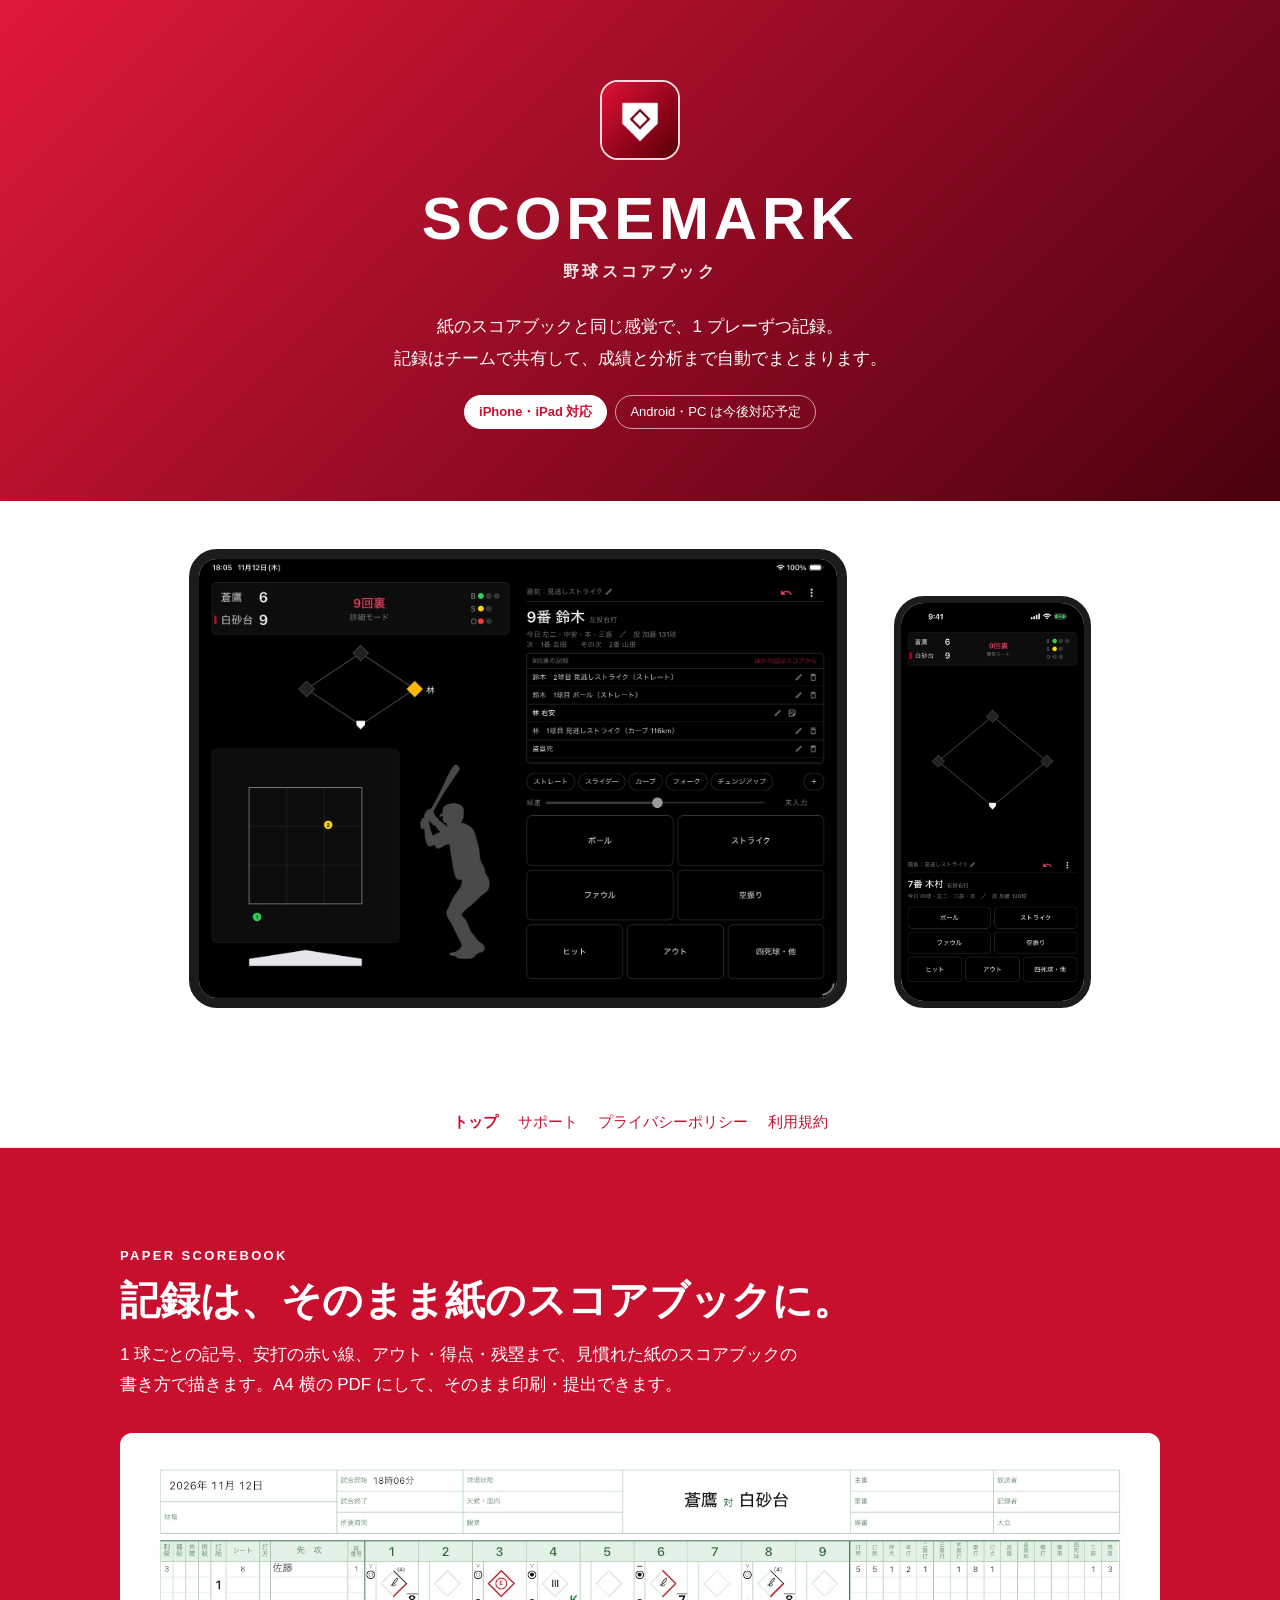
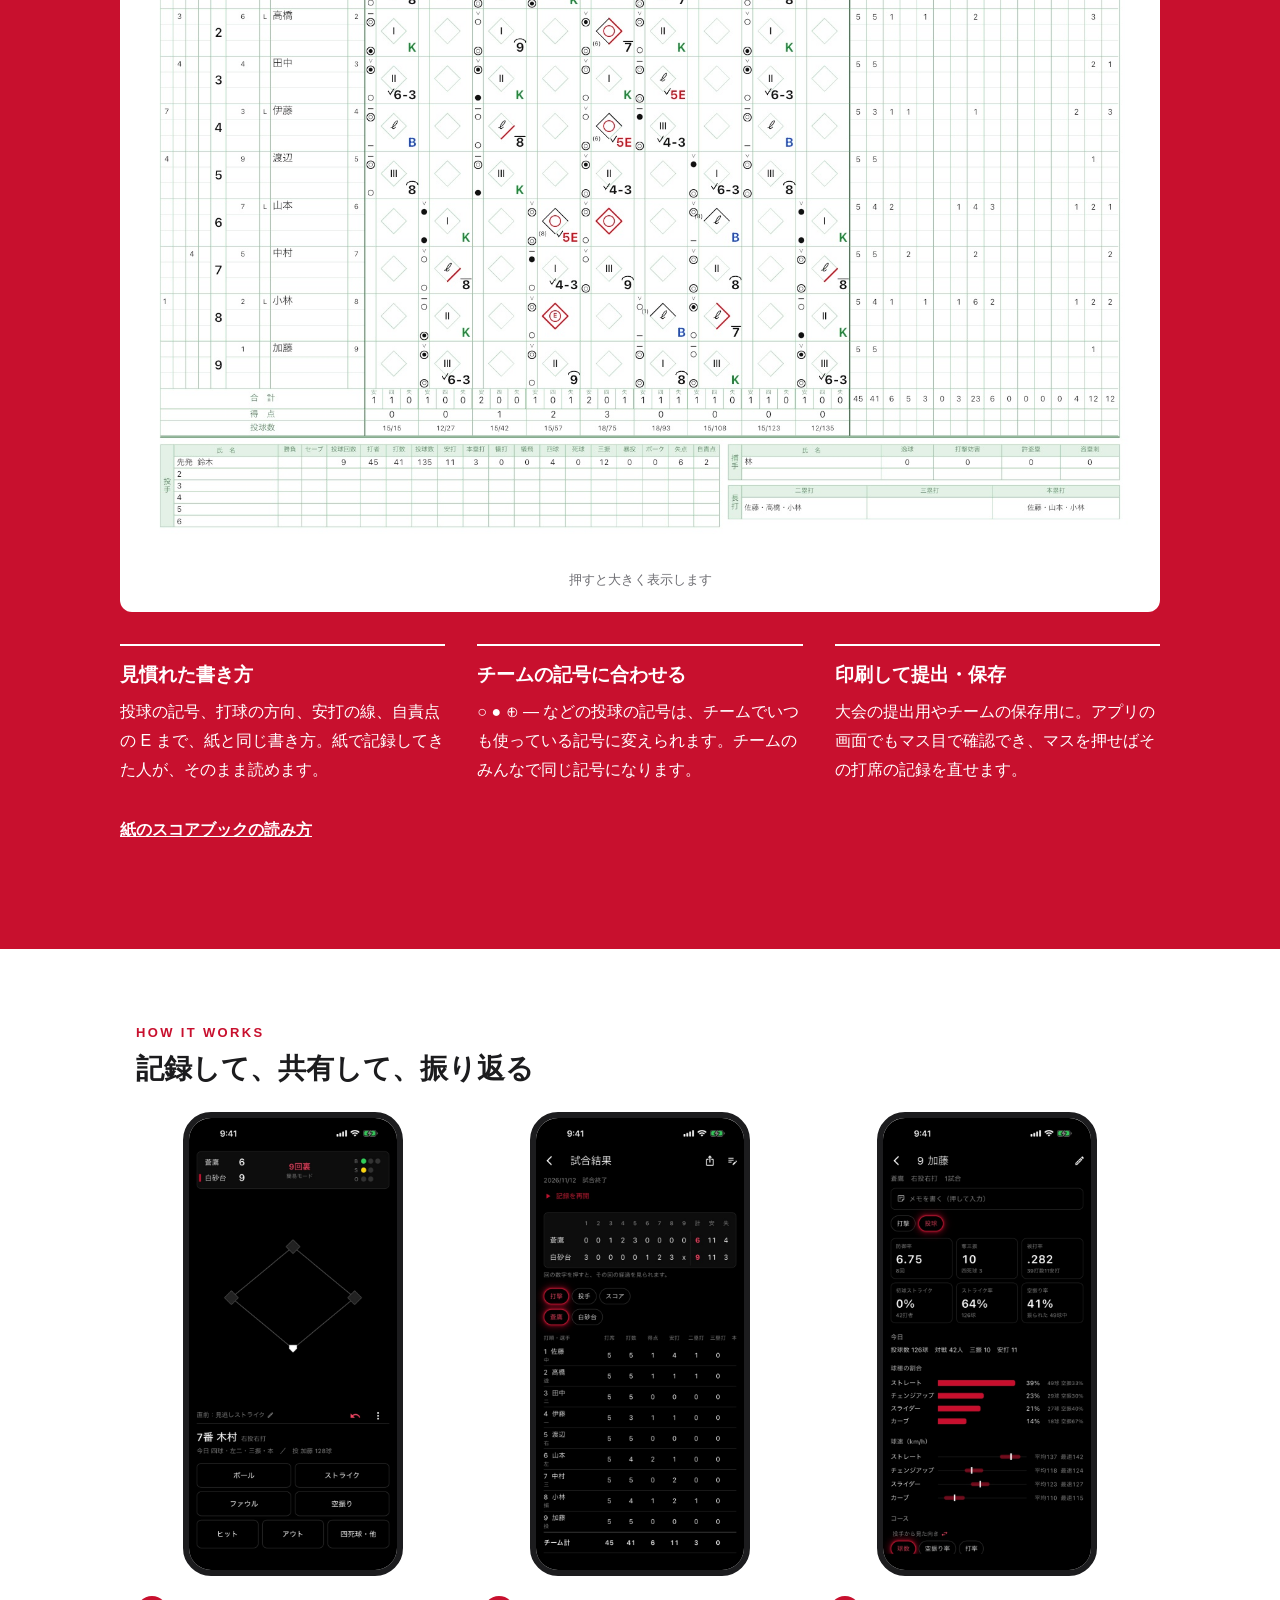
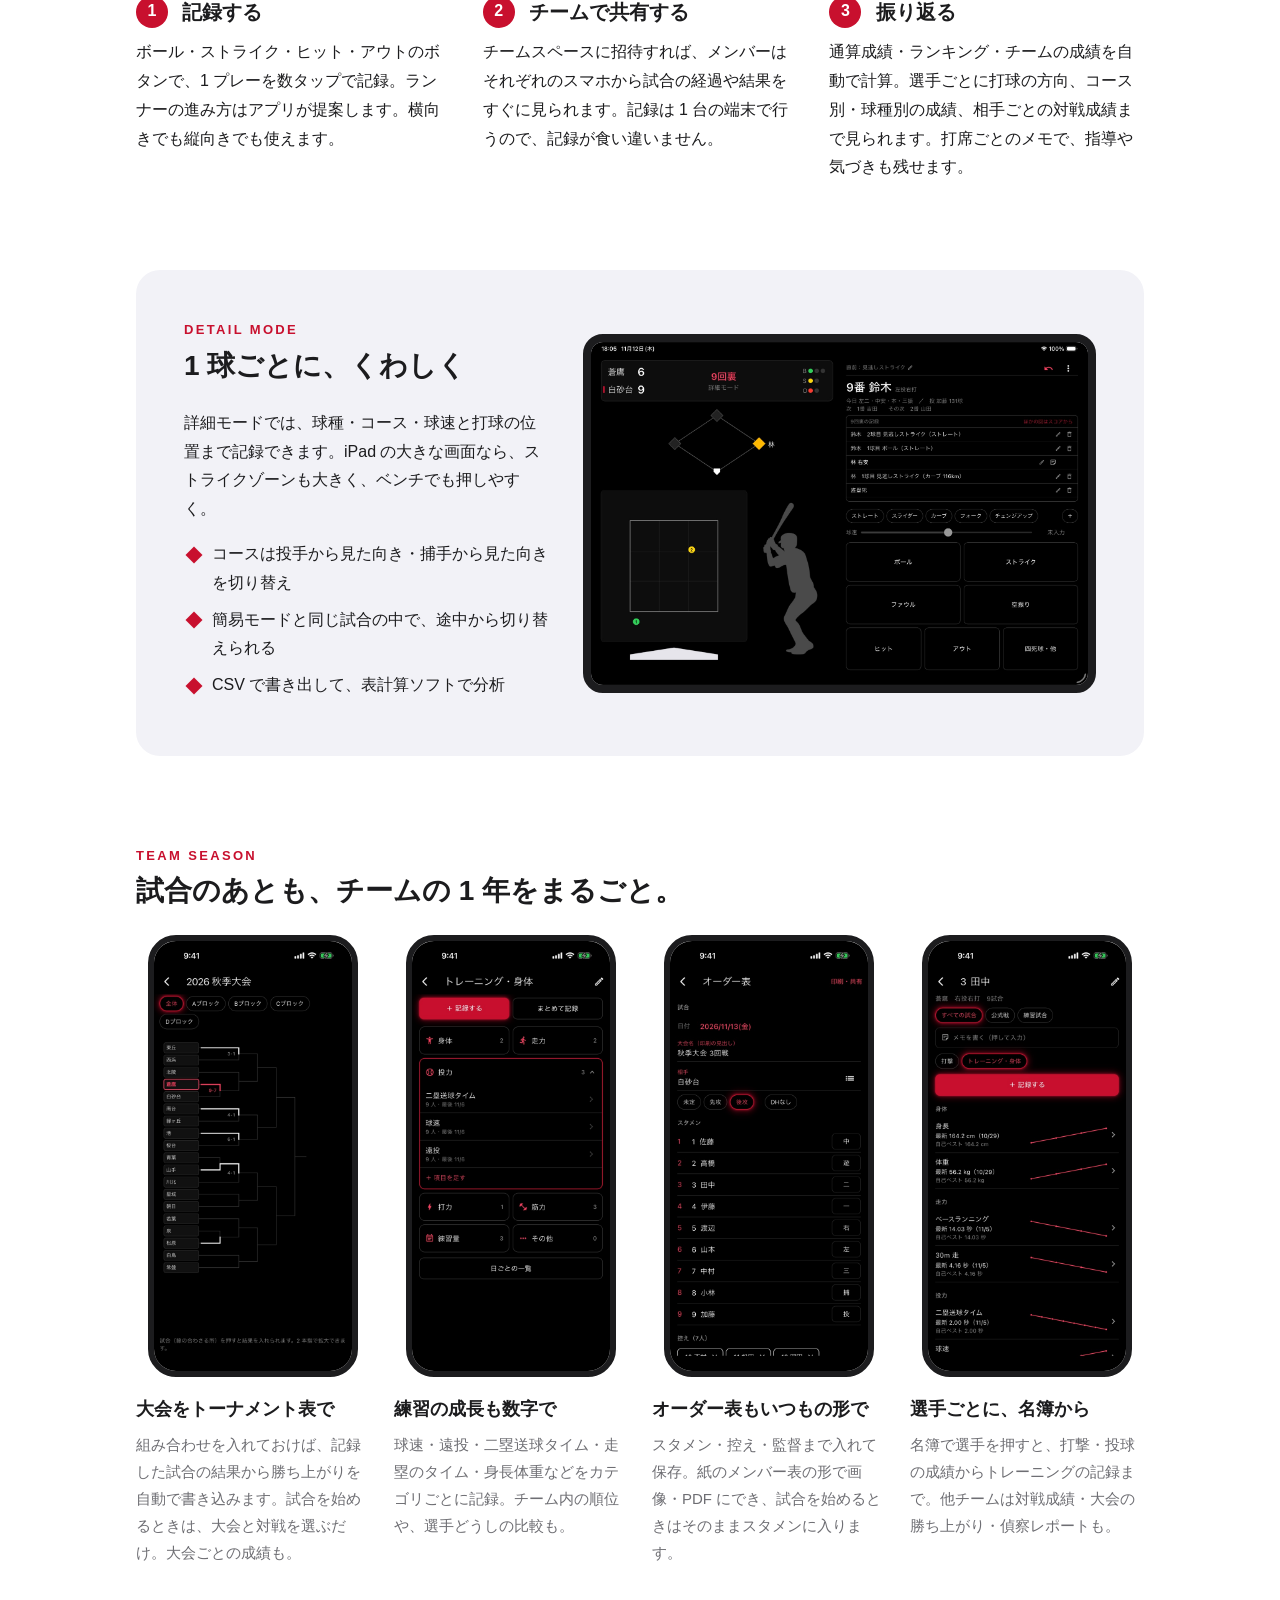
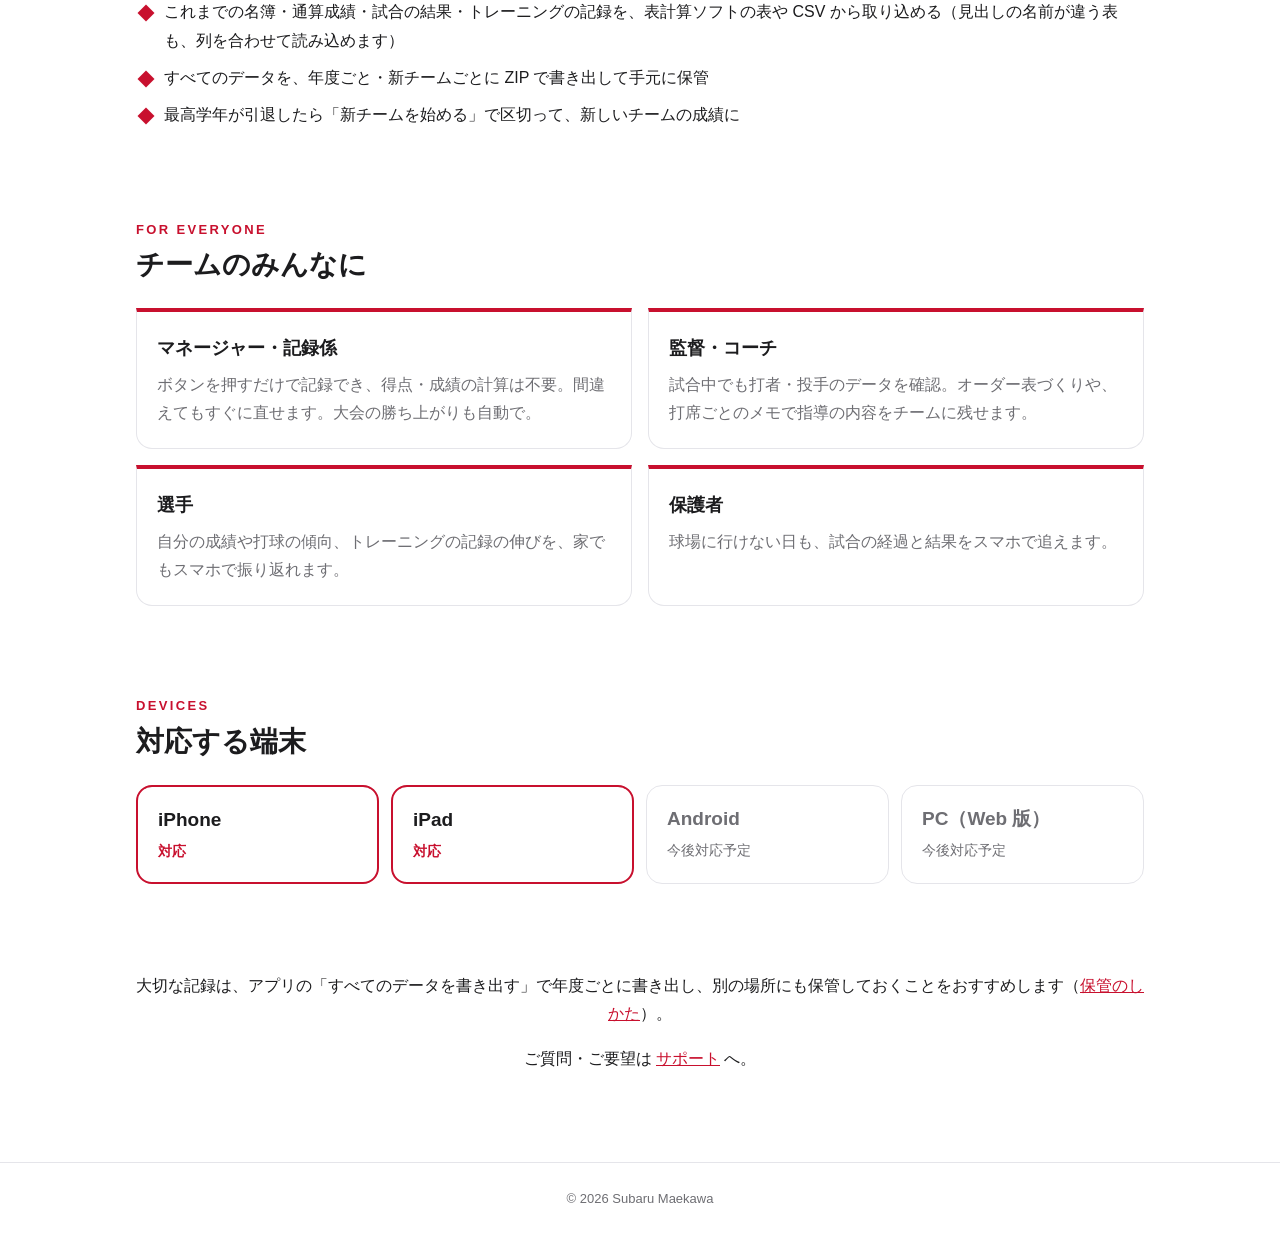
<file: index.html>
<!doctype html>
<html lang="ja">
<head>
  <meta charset="utf-8">
  <meta name="viewport" content="width=device-width, initial-scale=1">
  <title>SCOREMARK | 野球スコアブック</title>
  <meta name="description" content="SCOREMARK は、野球のスコアを 1 プレーずつ記録し、紙のスコアブックの形で印刷・チームで共有・振り返りができるスコアブックアプリです。">
  <meta name="theme-color" content="#C8102E">
  <link rel="icon" href="icon.png">
  <link rel="stylesheet" href="style.css">
</head>
<body>
  <header class="top-hero">
    <div class="top-hero-band">
    <div class="top-hero-text">
      <img class="top-icon" src="icon.png" alt="SCOREMARK のアイコン">
      <h1 class="wordmark">SCOREMARK</h1>
      <p class="tagline">野球スコアブック</p>
      <p class="top-lead"><span>紙のスコアブックと同じ感覚で、</span><span>1 プレーずつ記録。</span><br><span>記録はチームで共有して、</span><span>成績と分析まで</span><span>自動でまとまります。</span></p>
      <ul class="devices-badge">
        <li class="on">iPhone・iPad 対応</li>
        <li>Android・PC は今後対応予定</li>
      </ul>
    </div>
    </div>
    <div class="hero-devices">
      <img class="land" src="images/ipad.jpg" alt="iPad の横向きの記録画面（詳細モード）。ランナー、ストライクゾーンと投球の位置、球種・球速の入力" width="1600" height="1103">
      <img class="phone" src="images/record.jpg" alt="iPhone の縦向きの記録画面（簡易モード）。上にスコア、中央にランナーのダイヤモンド、下に入力ボタン" width="598" height="1300">
    </div>
  </header>

  <nav>
    <a href="./" aria-current="page">トップ</a>
    <a href="support.html">サポート</a>
    <a href="privacy.html">プライバシーポリシー</a>
    <a href="terms.html">利用規約</a>
  </nav>

  <section class="paper-band" aria-labelledby="paper-title">
    <div class="paper-inner">
      <p class="eyebrow">PAPER SCOREBOOK</p>
      <h2 class="section-title" id="paper-title"><span>記録は、そのまま</span><span>紙のスコアブックに。</span></h2>
      <p class="paper-lead">1 球ごとの記号、安打の赤い線、アウト・得点・残塁まで、見慣れた紙のスコアブックの書き方で描きます。A4 横の PDF にして、そのまま印刷・提出できます。</p>
      <figure class="paper-sheet">
        <a href="images/paper.jpg" id="paper-open"><img src="images/paper.jpg" alt="アプリが作った紙のスコアブック。打順と回のマスに、投球の記号、安打の線、アウトや得点の印が書かれている" width="1620" height="1146" loading="lazy"></a>
        <figcaption>押すと大きく表示します</figcaption>
      </figure>
      <ul class="paper-points">
        <li>
          <h3>見慣れた書き方</h3>
          <p>投球の記号、打球の方向、安打の線、自責点の E まで、紙と同じ書き方。紙で記録してきた人が、そのまま読めます。</p>
        </li>
        <li>
          <h3>チームの記号に合わせる</h3>
          <p>○ ● ⊕ ― などの投球の記号は、チームでいつも使っている記号に変えられます。チームのみんなで同じ記号になります。</p>
        </li>
        <li>
          <h3>印刷して提出・保存</h3>
          <p>大会の提出用やチームの保存用に。アプリの画面でもマス目で確認でき、マスを押せばその打席の記録を直せます。</p>
        </li>
      </ul>
      <p class="paper-more"><a href="support.html#scorebook">紙のスコアブックの読み方</a></p>
    </div>
  </section>

  <main class="wide">
    <section>
      <p class="eyebrow">HOW IT WORKS</p>
      <h2 class="section-title">記録して、共有して、振り返る</h2>
      <ol class="steps">
        <li>
          <img class="phone" src="images/record.jpg" alt="記録画面" width="598" height="1300" loading="lazy">
          <span class="step-no">1</span>
          <h3>記録する</h3>
          <p>ボール・ストライク・ヒット・アウトのボタンで、1 プレーを数タップで記録。ランナーの進み方はアプリが提案します。横向きでも縦向きでも使えます。</p>
        </li>
        <li>
          <img class="phone" src="images/result.jpg" alt="試合結果の画面。回ごとの得点と打撃成績" width="598" height="1300" loading="lazy">
          <span class="step-no">2</span>
          <h3>チームで共有する</h3>
          <p>チームスペースに招待すれば、メンバーはそれぞれのスマホから試合の経過や結果をすぐに見られます。記録は 1 台の端末で行うので、記録が食い違いません。</p>
        </li>
        <li>
          <img class="phone" src="images/player.jpg" alt="選手のデータの画面。防御率や球種の割合のグラフ" width="598" height="1300" loading="lazy">
          <span class="step-no">3</span>
          <h3>振り返る</h3>
          <p>通算成績・ランキング・チームの成績を自動で計算。選手ごとに打球の方向、コース別・球種別の成績、相手ごとの対戦成績まで見られます。打席ごとのメモで、指導や気づきも残せます。</p>
        </li>
      </ol>
    </section>

    <section class="feature">
      <div class="feature-text">
        <p class="eyebrow">DETAIL MODE</p>
        <h2 class="section-title">1 球ごとに、くわしく</h2>
        <p>詳細モードでは、球種・コース・球速と打球の位置まで記録できます。iPad の大きな画面なら、ストライクゾーンも大きく、ベンチでも押しやすく。</p>
        <ul class="checks">
          <li>コースは投手から見た向き・捕手から見た向きを切り替え</li>
          <li>簡易モードと同じ試合の中で、途中から切り替えられる</li>
          <li>CSV で書き出して、表計算ソフトで分析</li>
        </ul>
      </div>
      <img class="tablet" src="images/ipad.jpg" alt="iPad の横向きの記録画面。ランナー、ストライクゾーンと投球の位置、球種・球速の入力" width="1600" height="1103" loading="lazy">
    </section>

    <section>
      <p class="eyebrow">TEAM SEASON</p>
      <h2 class="section-title"><span>試合のあとも、</span><span>チームの 1 年を</span><span>まるごと。</span></h2>
      <ul class="cards">
        <li>
          <img class="phone" src="images/tournament.jpg" alt="大会のトーナメント表。勝ち上がりの線とスコア、自チームが赤で示されている" width="598" height="1300" loading="lazy">
          <h3>大会をトーナメント表で</h3>
          <p>組み合わせを入れておけば、記録した試合の結果から勝ち上がりを自動で書き込みます。試合を始めるときは、大会と対戦を選ぶだけ。大会ごとの成績も。</p>
        </li>
        <li>
          <img class="phone" src="images/training.jpg" alt="トレーニング・身体の画面。身体・走力・投力などのカテゴリと、二塁送球タイム・球速・遠投の項目" width="598" height="1300" loading="lazy">
          <h3>練習の成長も数字で</h3>
          <p>球速・遠投・二塁送球タイム・走塁のタイム・身長体重などをカテゴリごとに記録。チーム内の順位や、選手どうしの比較も。</p>
        </li>
        <li>
          <img class="phone" src="images/lineup.jpg" alt="オーダー表の作成画面。打順・守備位置・選手名と控えの選手" width="598" height="1300" loading="lazy">
          <h3>オーダー表もいつもの形で</h3>
          <p>スタメン・控え・監督まで入れて保存。紙のメンバー表の形で画像・PDF にでき、試合を始めるときはそのままスタメンに入ります。</p>
        </li>
        <li>
          <img class="phone" src="images/player_training.jpg" alt="選手の画面。身長・体重・走塁のタイムなどの推移のグラフ" width="598" height="1300" loading="lazy">
          <h3>選手ごとに、名簿から</h3>
          <p>名簿で選手を押すと、打撃・投球の成績からトレーニングの記録まで。他チームは対戦成績・大会の勝ち上がり・偵察レポートも。</p>
        </li>
      </ul>
      <ul class="checks">
        <li>これまでの名簿・通算成績・試合の結果・トレーニングの記録を、表計算ソフトの表や CSV から取り込める（見出しの名前が違う表も、列を合わせて読み込めます）</li>
        <li>すべてのデータを、年度ごと・新チームごとに ZIP で書き出して手元に保管</li>
        <li>最高学年が引退したら「新チームを始める」で区切って、新しいチームの成績に</li>
      </ul>
    </section>

    <section>
      <p class="eyebrow">FOR EVERYONE</p>
      <h2 class="section-title">チームのみんなに</h2>
      <div class="people">
        <div class="person">
          <h3>マネージャー・記録係</h3>
          <p>ボタンを押すだけで記録でき、得点・成績の計算は不要。間違えてもすぐに直せます。大会の勝ち上がりも自動で。</p>
        </div>
        <div class="person">
          <h3>監督・コーチ</h3>
          <p>試合中でも打者・投手のデータを確認。オーダー表づくりや、打席ごとのメモで指導の内容をチームに残せます。</p>
        </div>
        <div class="person">
          <h3>選手</h3>
          <p>自分の成績や打球の傾向、トレーニングの記録の伸びを、家でもスマホで振り返れます。</p>
        </div>
        <div class="person">
          <h3>保護者</h3>
          <p>球場に行けない日も、試合の経過と結果をスマホで追えます。</p>
        </div>
      </div>
    </section>

    <section>
      <p class="eyebrow">DEVICES</p>
      <h2 class="section-title">対応する端末</h2>
      <ul class="device-list">
        <li class="on"><b>iPhone</b><span>対応</span></li>
        <li class="on"><b>iPad</b><span>対応</span></li>
        <li><b>Android</b><span>今後対応予定</span></li>
        <li><b>PC（Web 版）</b><span>今後対応予定</span></li>
      </ul>
    </section>

    <section class="closing">
      <p>大切な記録は、アプリの「すべてのデータを書き出す」で年度ごとに書き出し、別の場所にも保管しておくことをおすすめします（<a href="support.html#backup">保管のしかた</a>）。</p>
      <p>ご質問・ご要望は <a href="support.html">サポート</a> へ。</p>
    </section>
  </main>

  <!-- 紙のスコアブックの拡大表示（閉じるボタン・枠の外・Esc で閉じる） -->
  <dialog id="paper-view" class="viewer" aria-label="紙のスコアブックの拡大表示">
    <div class="viewer-bar">
      <span>紙のスコアブック</span>
      <button type="button" class="viewer-close">閉じる</button>
    </div>
    <div class="viewer-body">
      <img src="images/paper.jpg" alt="アプリが作った紙のスコアブック（拡大）" width="1620" height="1146">
    </div>
  </dialog>
  <script>
    (function () {
      var open = document.getElementById('paper-open');
      var view = document.getElementById('paper-view');
      if (!open || !view || typeof view.showModal !== 'function') return; // 使えないブラウザでは画像そのものを開く
      open.addEventListener('click', function (e) { e.preventDefault(); view.showModal(); });
      view.querySelector('.viewer-close').addEventListener('click', function () { view.close(); });
      view.addEventListener('click', function (e) { if (e.target === view) view.close(); });
    })();
  </script>

  <footer>
    &copy; 2026 Subaru Maekawa
  </footer>
</body>
</html>
</file>
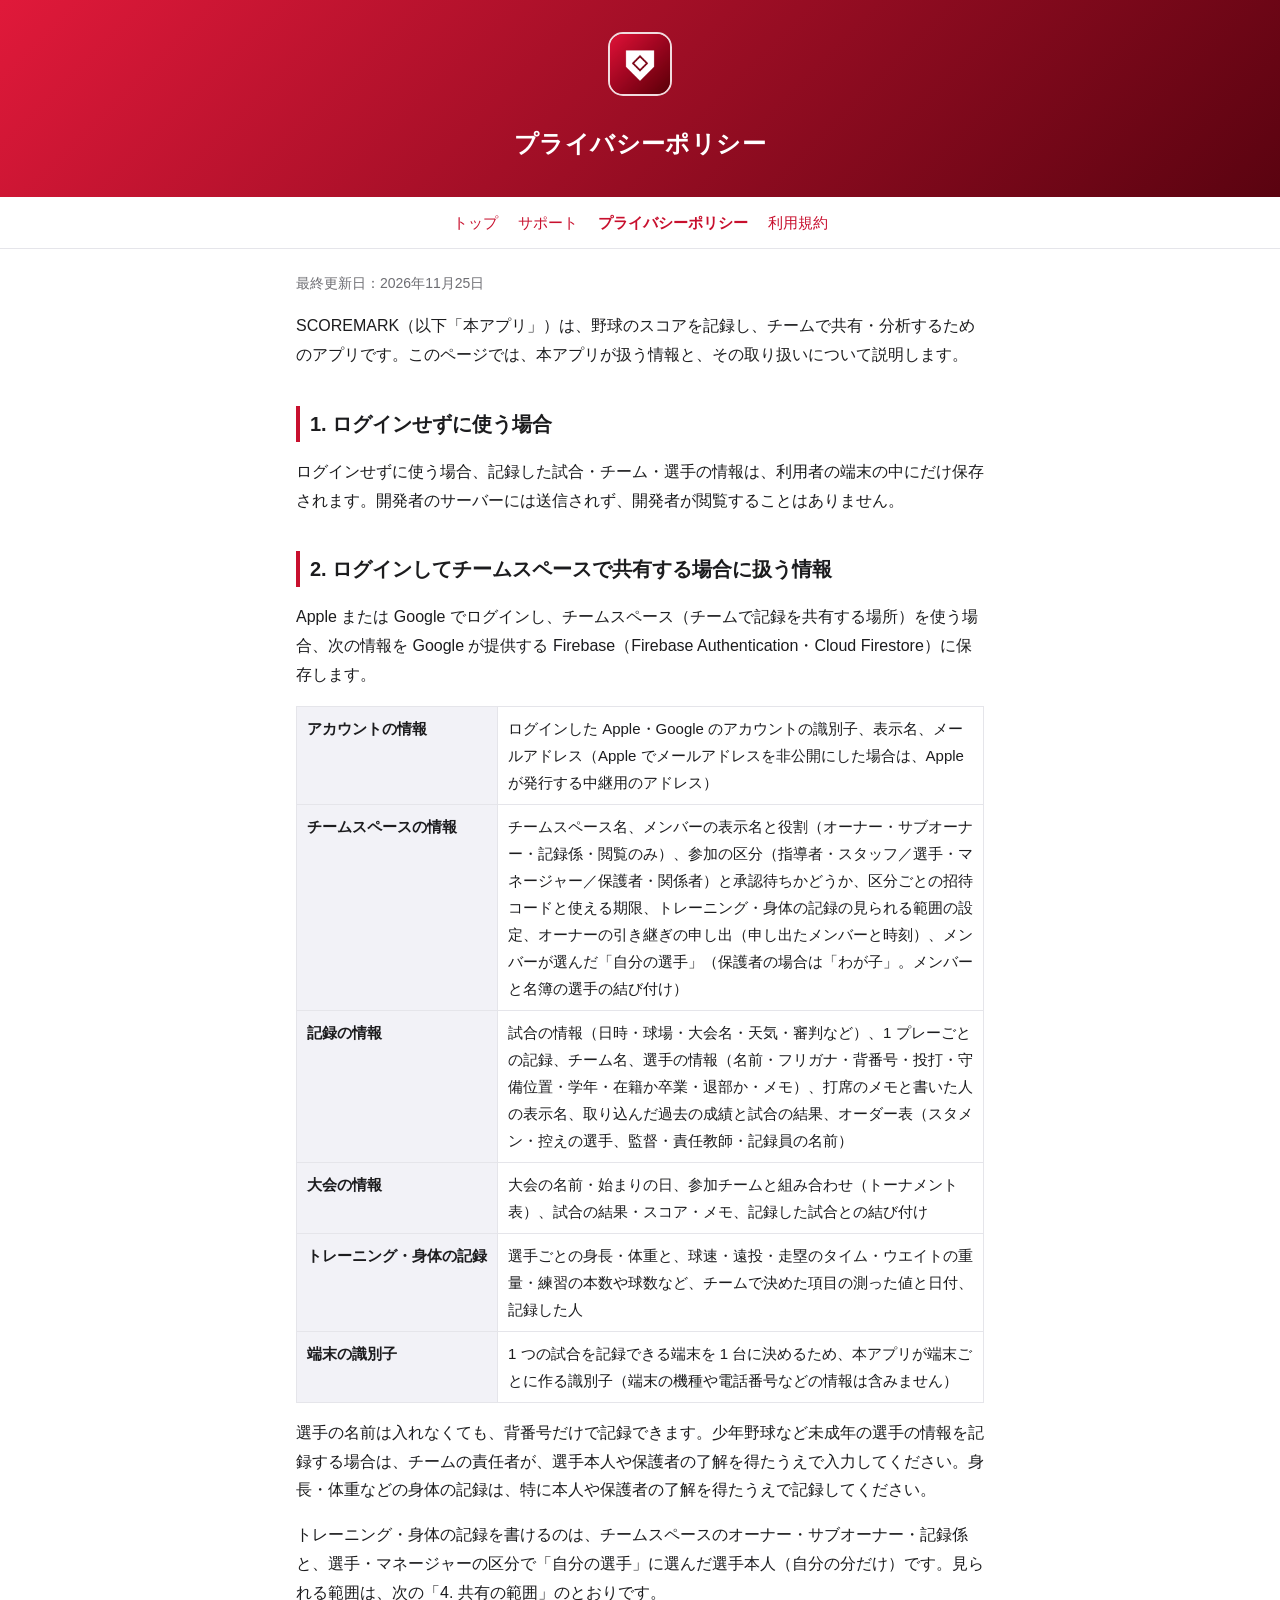
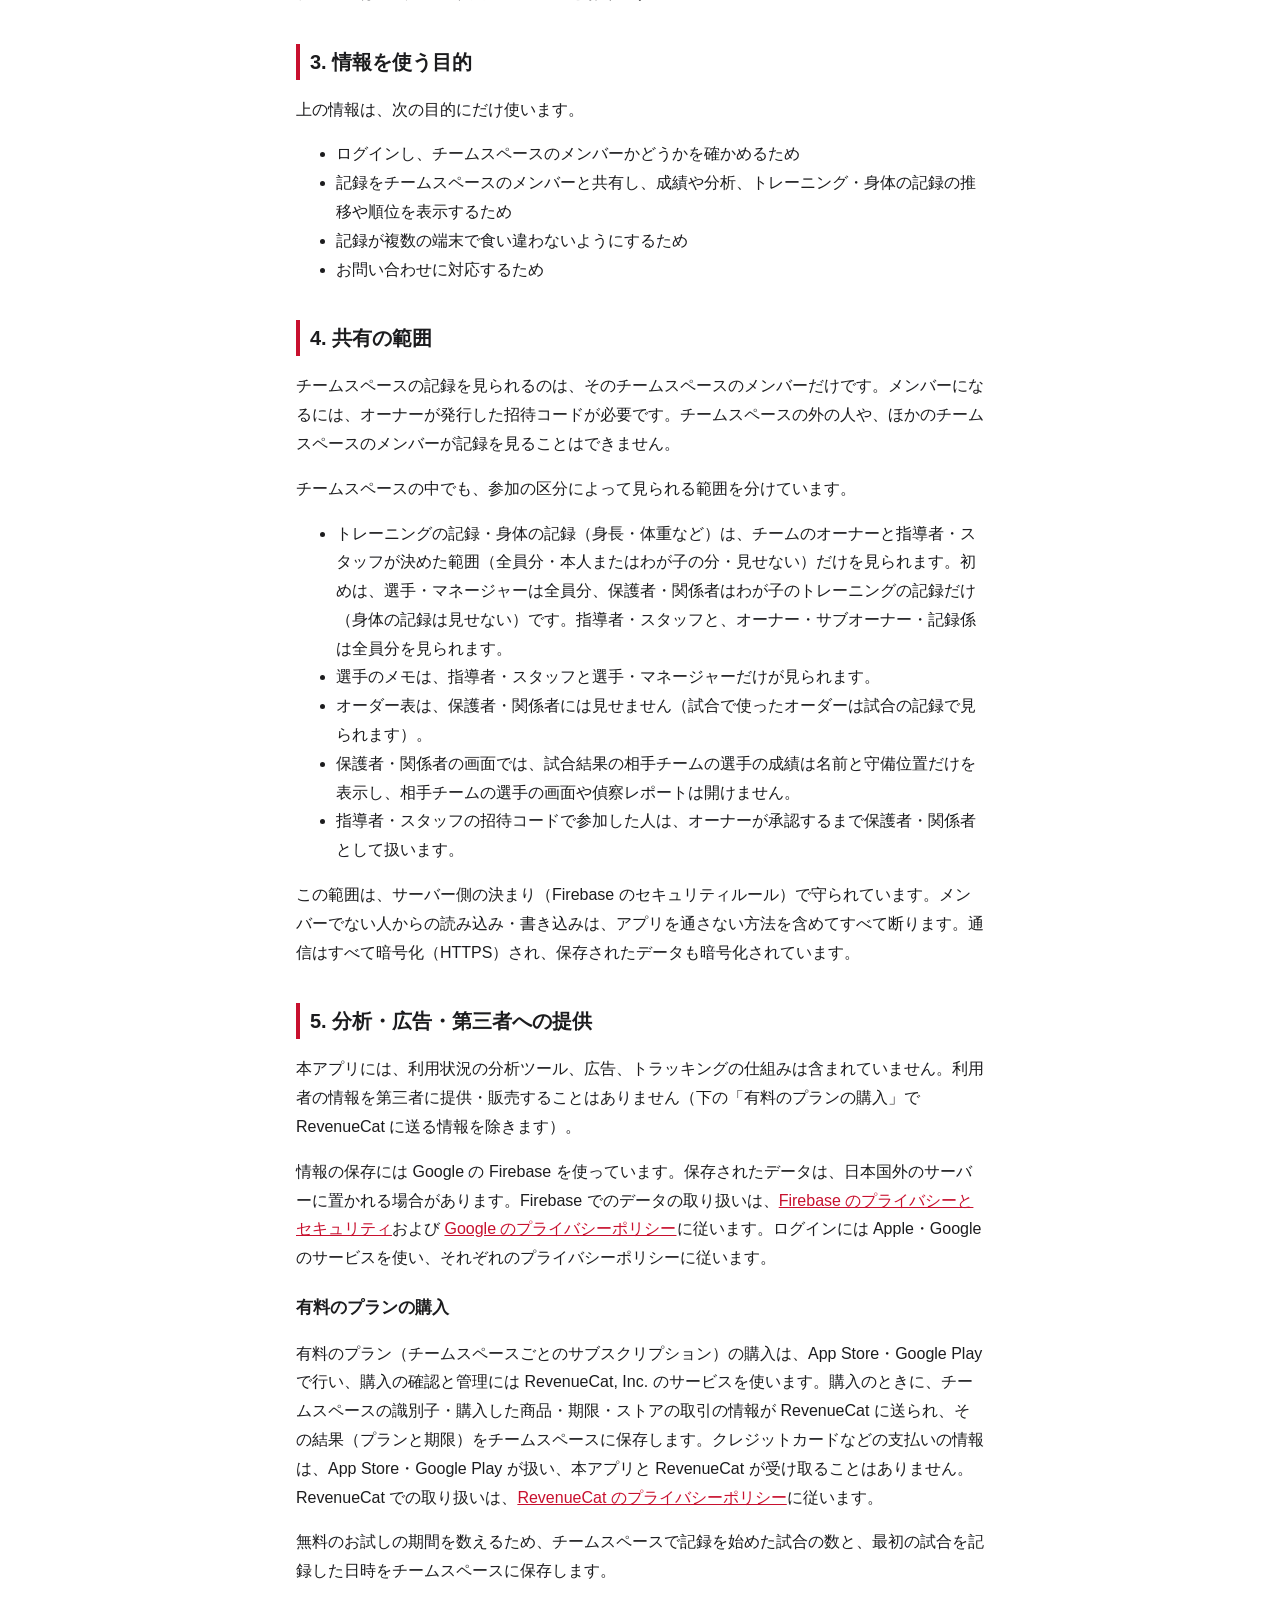
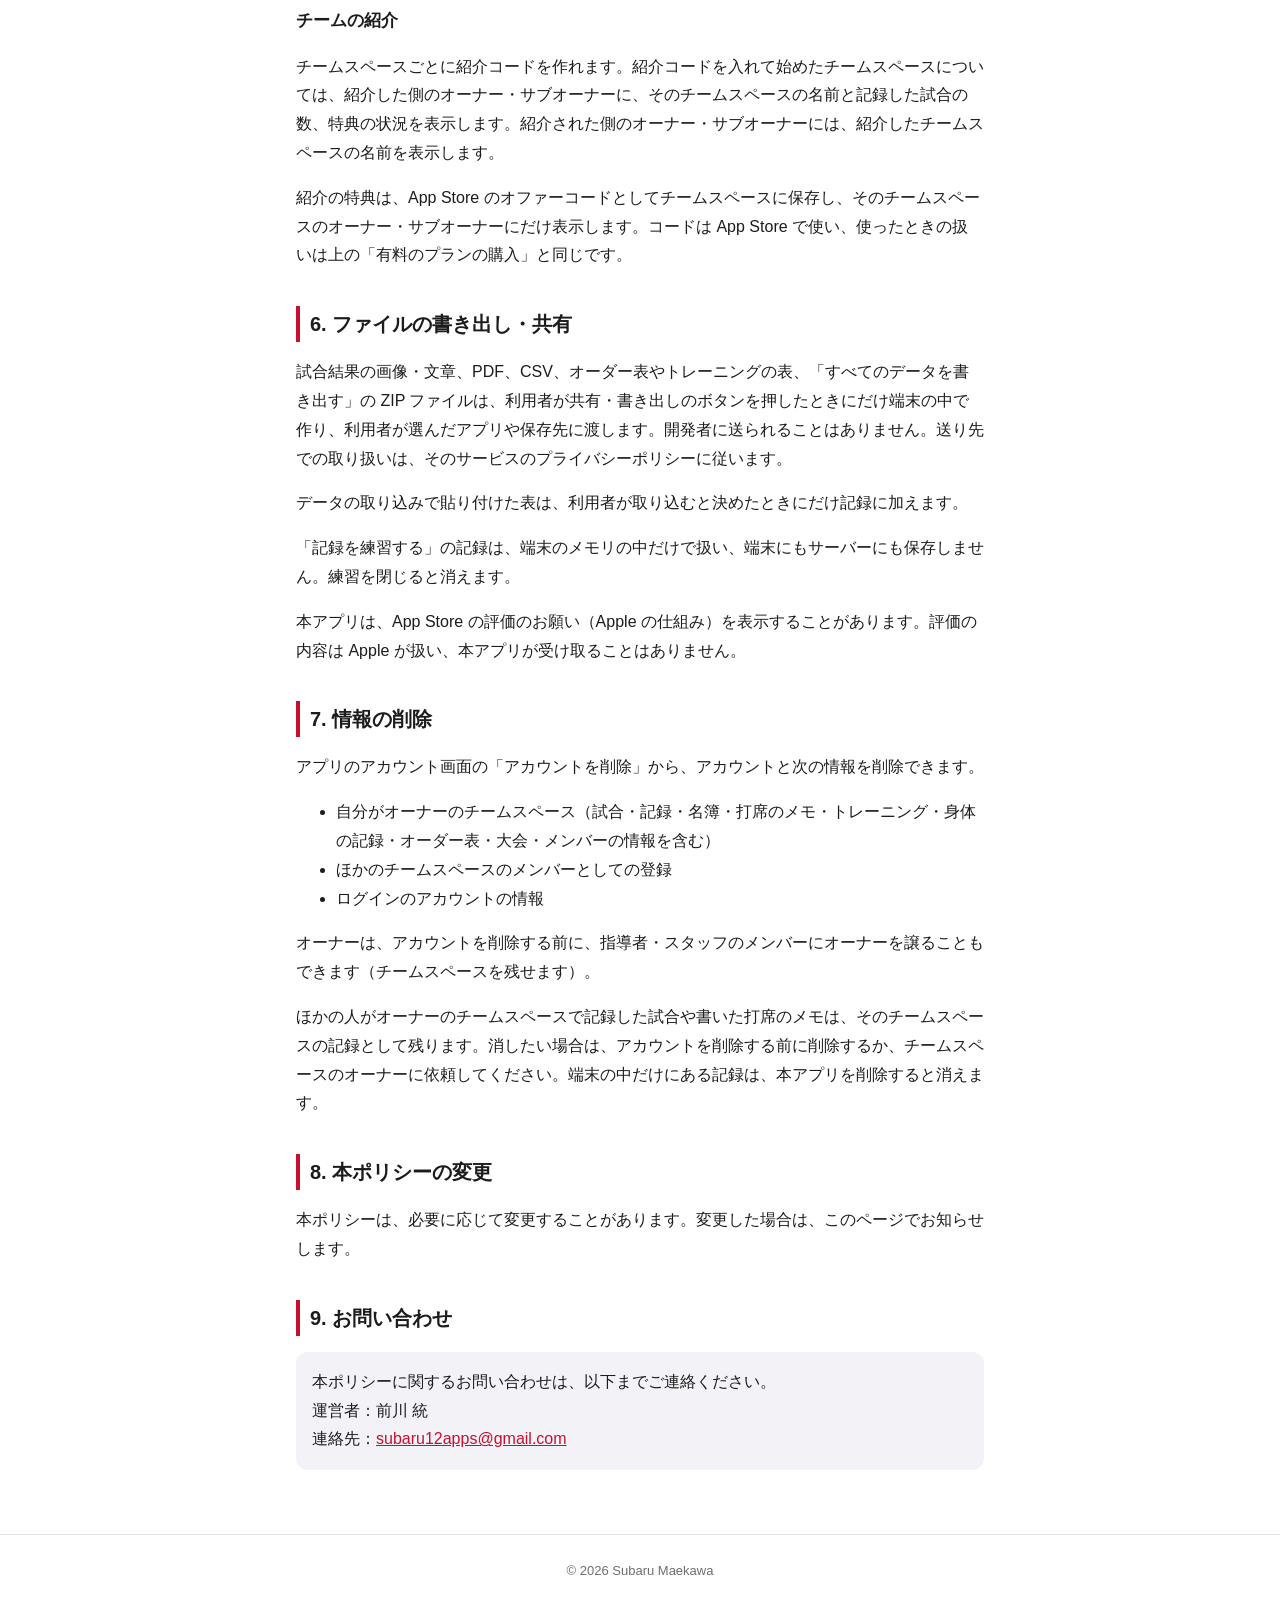
<file: privacy.html>
<!doctype html>
<html lang="ja">
<head>
  <meta charset="utf-8">
  <meta name="viewport" content="width=device-width, initial-scale=1">
  <title>プライバシーポリシー | SCOREMARK</title>
  <meta name="theme-color" content="#C8102E">
  <link rel="icon" href="icon.png">
  <link rel="stylesheet" href="style.css">
</head>
<body>
  <header class="hero small">
    <img src="icon.png" alt="SCOREMARK のアイコン">
    <h1>プライバシーポリシー</h1>
  </header>

  <nav>
    <a href="./">トップ</a>
    <a href="support.html">サポート</a>
    <a href="privacy.html" aria-current="page">プライバシーポリシー</a>
    <a href="terms.html">利用規約</a>
  </nav>

  <main>
    <p class="sub">最終更新日：2026年11月25日</p>

    <p>SCOREMARK（以下「本アプリ」）は、野球のスコアを記録し、チームで共有・分析するためのアプリです。このページでは、本アプリが扱う情報と、その取り扱いについて説明します。</p>

    <h2>1. ログインせずに使う場合</h2>
    <p>ログインせずに使う場合、記録した試合・チーム・選手の情報は、利用者の端末の中にだけ保存されます。開発者のサーバーには送信されず、開発者が閲覧することはありません。</p>

    <h2>2. ログインしてチームスペースで共有する場合に扱う情報</h2>
    <p>Apple または Google でログインし、チームスペース（チームで記録を共有する場所）を使う場合、次の情報を Google が提供する Firebase（Firebase Authentication・Cloud Firestore）に保存します。</p>
    <table>
      <tr><th>アカウントの情報</th><td>ログインした Apple・Google のアカウントの識別子、表示名、メールアドレス（Apple でメールアドレスを非公開にした場合は、Apple が発行する中継用のアドレス）</td></tr>
      <tr><th>チームスペースの情報</th><td>チームスペース名、メンバーの表示名と役割（オーナー・サブオーナー・記録係・閲覧のみ）、参加の区分（指導者・スタッフ／選手・マネージャー／保護者・関係者）と承認待ちかどうか、区分ごとの招待コードと使える期限、トレーニング・身体の記録の見られる範囲の設定、オーナーの引き継ぎの申し出（申し出たメンバーと時刻）、メンバーが選んだ「自分の選手」（保護者の場合は「わが子」。メンバーと名簿の選手の結び付け）</td></tr>
      <tr><th>記録の情報</th><td>試合の情報（日時・球場・大会名・天気・審判など）、1 プレーごとの記録、チーム名、選手の情報（名前・フリガナ・背番号・投打・守備位置・学年・在籍か卒業・退部か・メモ）、打席のメモと書いた人の表示名、取り込んだ過去の成績と試合の結果、オーダー表（スタメン・控えの選手、監督・責任教師・記録員の名前）</td></tr>
      <tr><th>大会の情報</th><td>大会の名前・始まりの日、参加チームと組み合わせ（トーナメント表）、試合の結果・スコア・メモ、記録した試合との結び付け</td></tr>
      <tr><th>トレーニング・身体の記録</th><td>選手ごとの身長・体重と、球速・遠投・走塁のタイム・ウエイトの重量・練習の本数や球数など、チームで決めた項目の測った値と日付、記録した人</td></tr>
      <tr><th>端末の識別子</th><td>1 つの試合を記録できる端末を 1 台に決めるため、本アプリが端末ごとに作る識別子（端末の機種や電話番号などの情報は含みません）</td></tr>
    </table>
    <p>選手の名前は入れなくても、背番号だけで記録できます。少年野球など未成年の選手の情報を記録する場合は、チームの責任者が、選手本人や保護者の了解を得たうえで入力してください。身長・体重などの身体の記録は、特に本人や保護者の了解を得たうえで記録してください。</p>
    <p>トレーニング・身体の記録を書けるのは、チームスペースのオーナー・サブオーナー・記録係と、選手・マネージャーの区分で「自分の選手」に選んだ選手本人（自分の分だけ）です。見られる範囲は、次の「4. 共有の範囲」のとおりです。</p>

    <h2>3. 情報を使う目的</h2>
    <p>上の情報は、次の目的にだけ使います。</p>
    <ul>
      <li>ログインし、チームスペースのメンバーかどうかを確かめるため</li>
      <li>記録をチームスペースのメンバーと共有し、成績や分析、トレーニング・身体の記録の推移や順位を表示するため</li>
      <li>記録が複数の端末で食い違わないようにするため</li>
      <li>お問い合わせに対応するため</li>
    </ul>

    <h2>4. 共有の範囲</h2>
    <p>チームスペースの記録を見られるのは、そのチームスペースのメンバーだけです。メンバーになるには、オーナーが発行した招待コードが必要です。チームスペースの外の人や、ほかのチームスペースのメンバーが記録を見ることはできません。</p>

    <p>チームスペースの中でも、参加の区分によって見られる範囲を分けています。</p>
<ul>
<li>トレーニングの記録・身体の記録（身長・体重など）は、チームのオーナーと指導者・スタッフが決めた範囲（全員分・本人またはわが子の分・見せない）だけを見られます。初めは、選手・マネージャーは全員分、保護者・関係者はわが子のトレーニングの記録だけ（身体の記録は見せない）です。指導者・スタッフと、オーナー・サブオーナー・記録係は全員分を見られます。</li>
<li>選手のメモは、指導者・スタッフと選手・マネージャーだけが見られます。</li>
<li>オーダー表は、保護者・関係者には見せません（試合で使ったオーダーは試合の記録で見られます）。</li>
<li>保護者・関係者の画面では、試合結果の相手チームの選手の成績は名前と守備位置だけを表示し、相手チームの選手の画面や偵察レポートは開けません。</li>
<li>指導者・スタッフの招待コードで参加した人は、オーナーが承認するまで保護者・関係者として扱います。</li>
</ul>

<p>この範囲は、サーバー側の決まり（Firebase のセキュリティルール）で守られています。メンバーでない人からの読み込み・書き込みは、アプリを通さない方法を含めてすべて断ります。通信はすべて暗号化（HTTPS）され、保存されたデータも暗号化されています。</p>

    <h2>5. 分析・広告・第三者への提供</h2>
    <p>本アプリには、利用状況の分析ツール、広告、トラッキングの仕組みは含まれていません。利用者の情報を第三者に提供・販売することはありません（下の「有料のプランの購入」で RevenueCat に送る情報を除きます）。</p>
    <p>情報の保存には Google の Firebase を使っています。保存されたデータは、日本国外のサーバーに置かれる場合があります。Firebase でのデータの取り扱いは、<a href="https://firebase.google.com/support/privacy">Firebase のプライバシーとセキュリティ</a>および <a href="https://policies.google.com/privacy">Google のプライバシーポリシー</a>に従います。ログインには Apple・Google のサービスを使い、それぞれのプライバシーポリシーに従います。</p>

    <h3>有料のプランの購入</h3>
    <p>有料のプラン（チームスペースごとのサブスクリプション）の購入は、App Store・Google Play で行い、購入の確認と管理には RevenueCat, Inc. のサービスを使います。購入のときに、チームスペースの識別子・購入した商品・期限・ストアの取引の情報が RevenueCat に送られ、その結果（プランと期限）をチームスペースに保存します。クレジットカードなどの支払いの情報は、App Store・Google Play が扱い、本アプリと RevenueCat が受け取ることはありません。RevenueCat での取り扱いは、<a href="https://www.revenuecat.com/privacy">RevenueCat のプライバシーポリシー</a>に従います。</p>
    <p>無料のお試しの期間を数えるため、チームスペースで記録を始めた試合の数と、最初の試合を記録した日時をチームスペースに保存します。</p>

    <h3>チームの紹介</h3>
    <p>チームスペースごとに紹介コードを作れます。紹介コードを入れて始めたチームスペースについては、紹介した側のオーナー・サブオーナーに、そのチームスペースの名前と記録した試合の数、特典の状況を表示します。紹介された側のオーナー・サブオーナーには、紹介したチームスペースの名前を表示します。</p>
    <p>紹介の特典は、App Store のオファーコードとしてチームスペースに保存し、そのチームスペースのオーナー・サブオーナーにだけ表示します。コードは App Store で使い、使ったときの扱いは上の「有料のプランの購入」と同じです。</p>

    <h2>6. ファイルの書き出し・共有</h2>
    <p>試合結果の画像・文章、PDF、CSV、オーダー表やトレーニングの表、「すべてのデータを書き出す」の ZIP ファイルは、利用者が共有・書き出しのボタンを押したときにだけ端末の中で作り、利用者が選んだアプリや保存先に渡します。開発者に送られることはありません。送り先での取り扱いは、そのサービスのプライバシーポリシーに従います。</p>
    <p>データの取り込みで貼り付けた表は、利用者が取り込むと決めたときにだけ記録に加えます。</p>
<p>「記録を練習する」の記録は、端末のメモリの中だけで扱い、端末にもサーバーにも保存しません。練習を閉じると消えます。</p>
    <p>本アプリは、App Store の評価のお願い（Apple の仕組み）を表示することがあります。評価の内容は Apple が扱い、本アプリが受け取ることはありません。</p>

    <h2>7. 情報の削除</h2>
    <p>アプリのアカウント画面の「アカウントを削除」から、アカウントと次の情報を削除できます。</p>
    <ul>
      <li>自分がオーナーのチームスペース（試合・記録・名簿・打席のメモ・トレーニング・身体の記録・オーダー表・大会・メンバーの情報を含む）</li>
      <li>ほかのチームスペースのメンバーとしての登録</li>
      <li>ログインのアカウントの情報</li>
    </ul>
    <p>オーナーは、アカウントを削除する前に、指導者・スタッフのメンバーにオーナーを譲ることもできます（チームスペースを残せます）。</p>
<p>ほかの人がオーナーのチームスペースで記録した試合や書いた打席のメモは、そのチームスペースの記録として残ります。消したい場合は、アカウントを削除する前に削除するか、チームスペースのオーナーに依頼してください。端末の中だけにある記録は、本アプリを削除すると消えます。</p>

    <h2>8. 本ポリシーの変更</h2>
    <p>本ポリシーは、必要に応じて変更することがあります。変更した場合は、このページでお知らせします。</p>

    <h2>9. お問い合わせ</h2>
    <p class="contact">本ポリシーに関するお問い合わせは、以下までご連絡ください。<br>運営者：前川 統<br>連絡先：<a href="mailto:subaru12apps@gmail.com">subaru12apps@gmail.com</a></p>
  </main>

  <footer>
    &copy; 2026 Subaru Maekawa
  </footer>
</body>
</html>
</file>
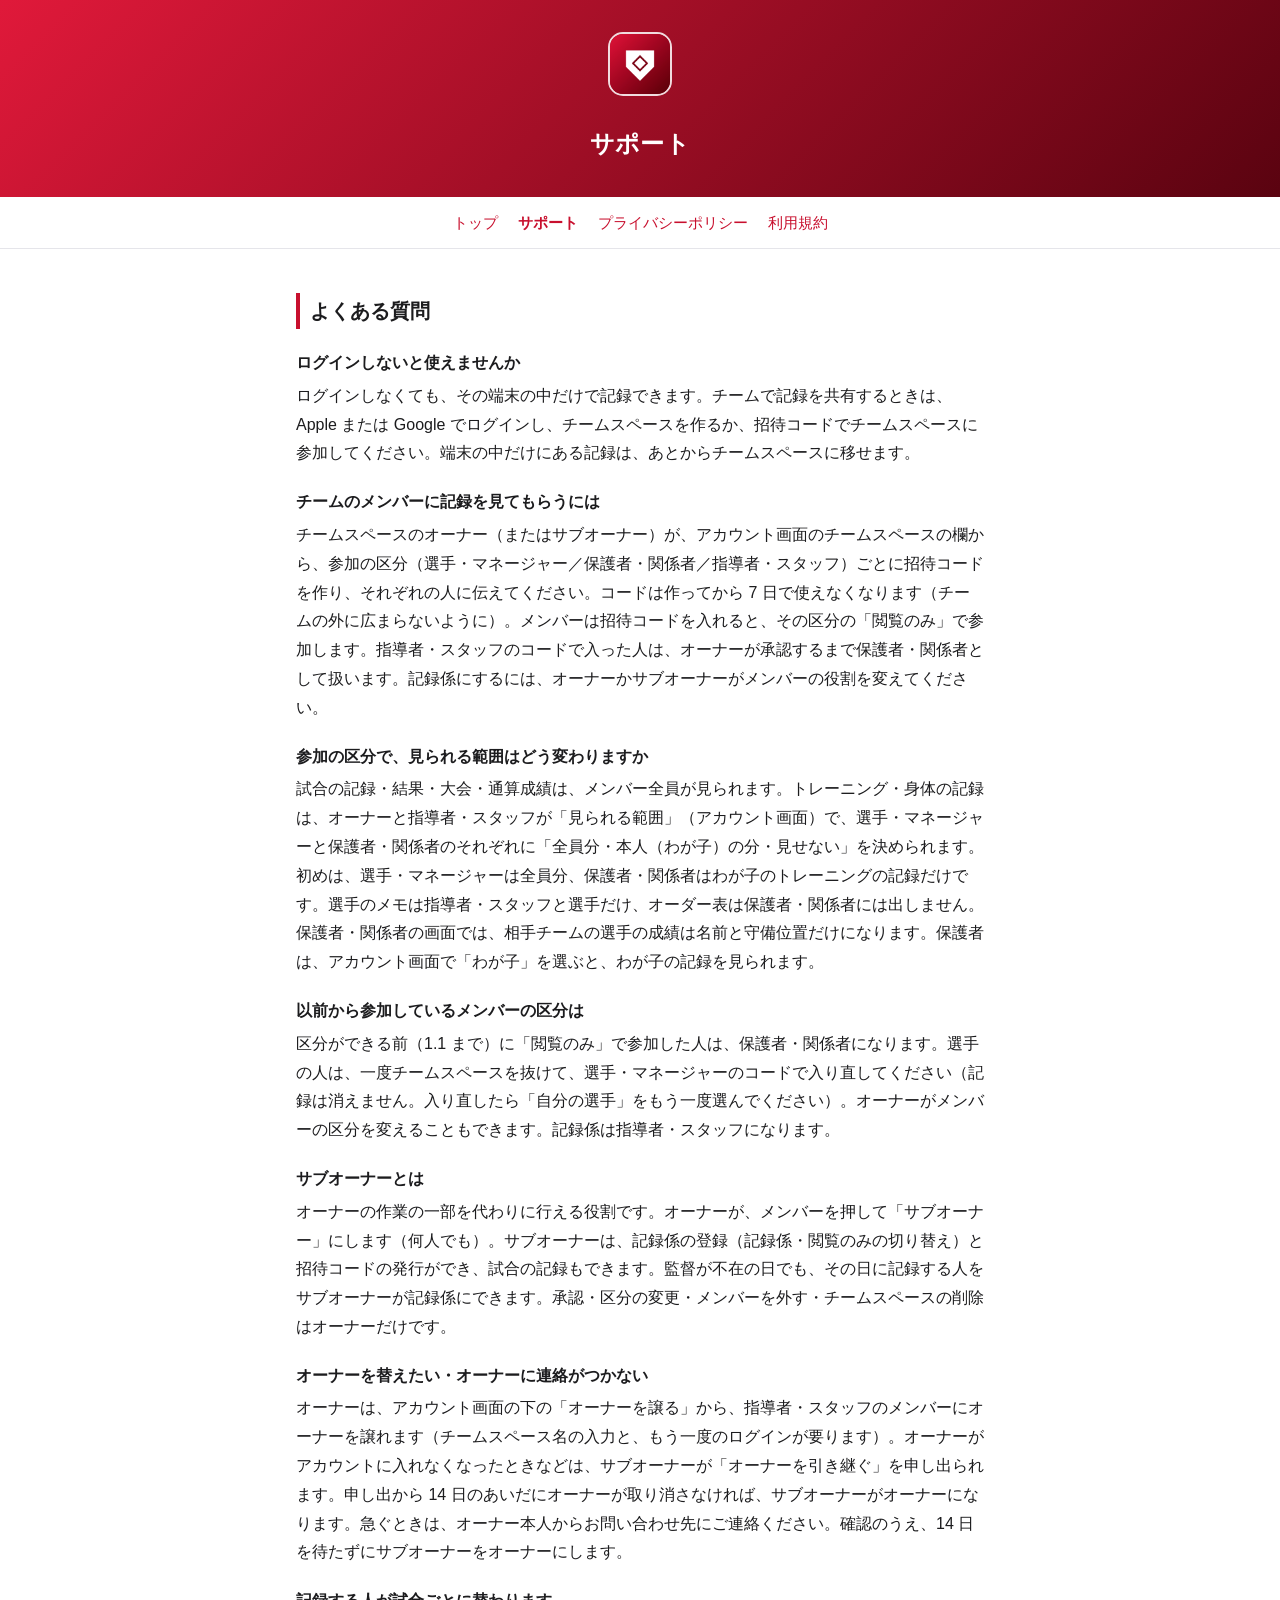
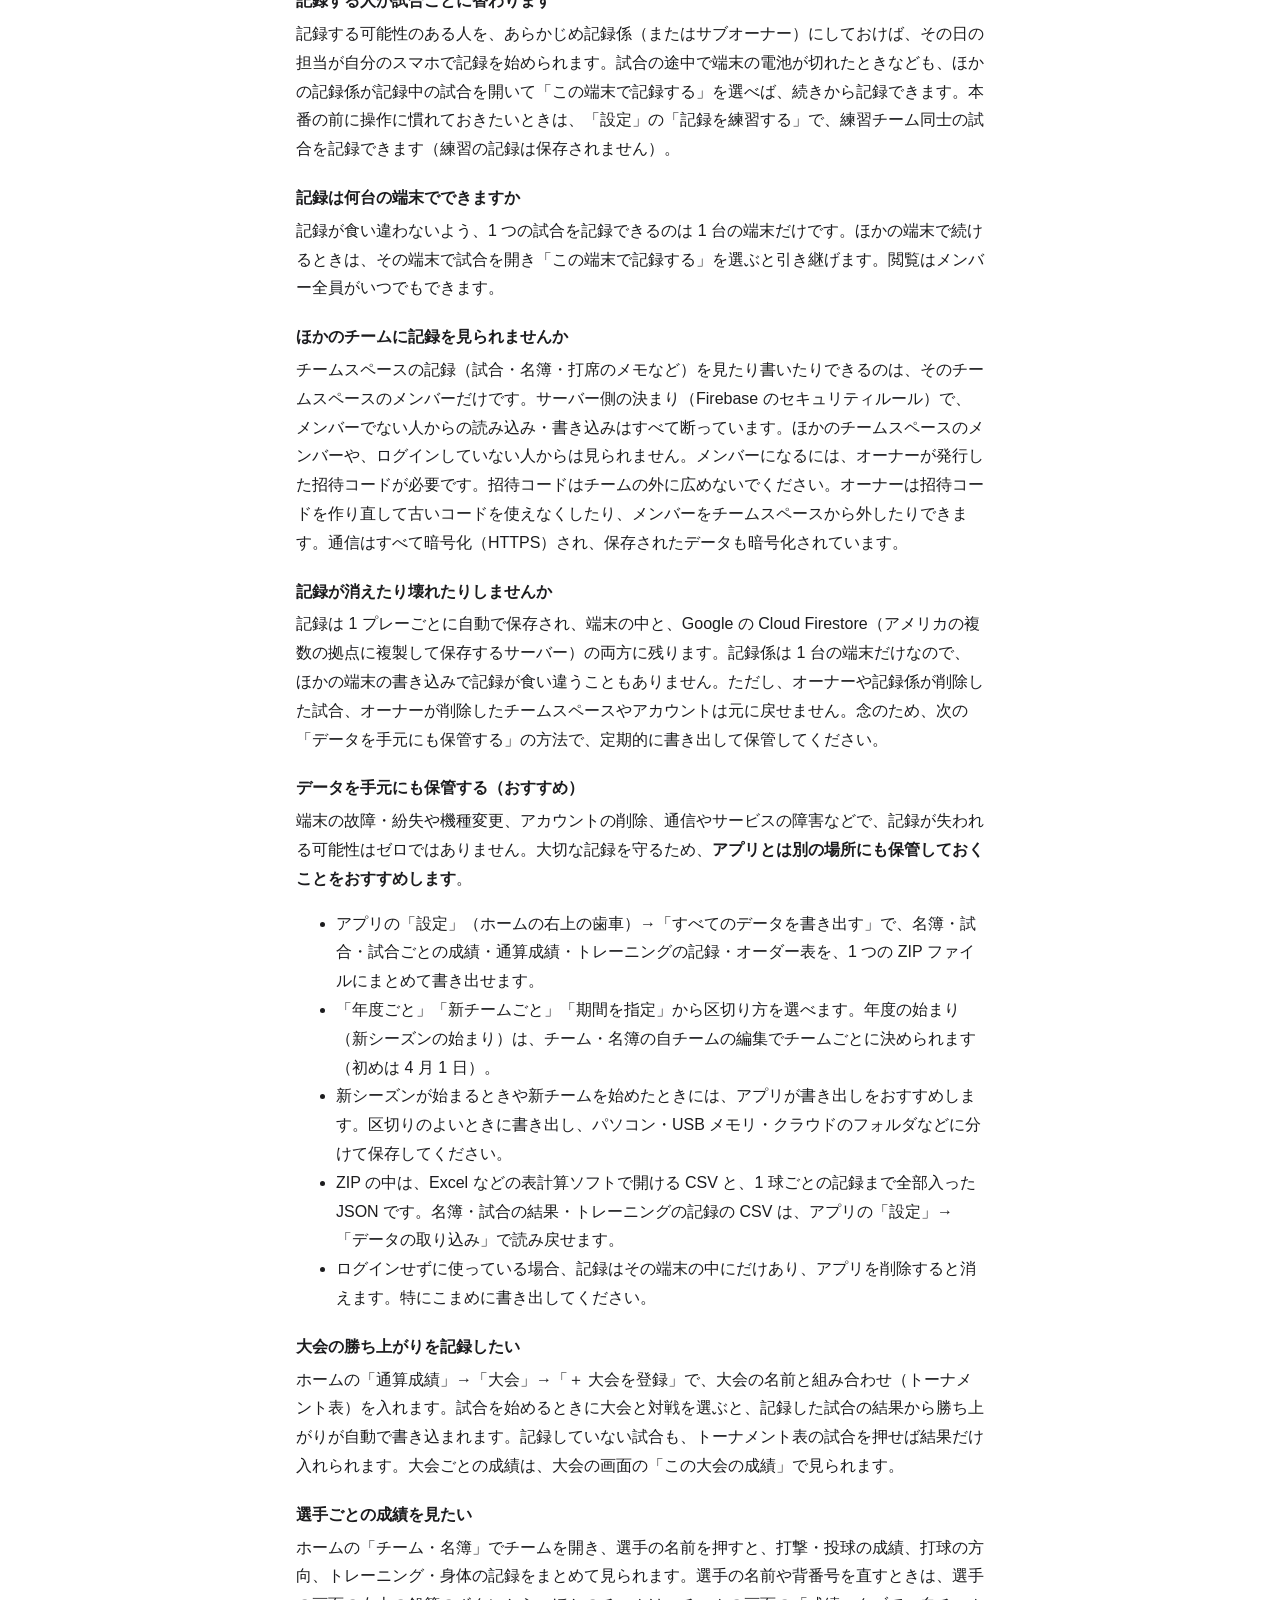
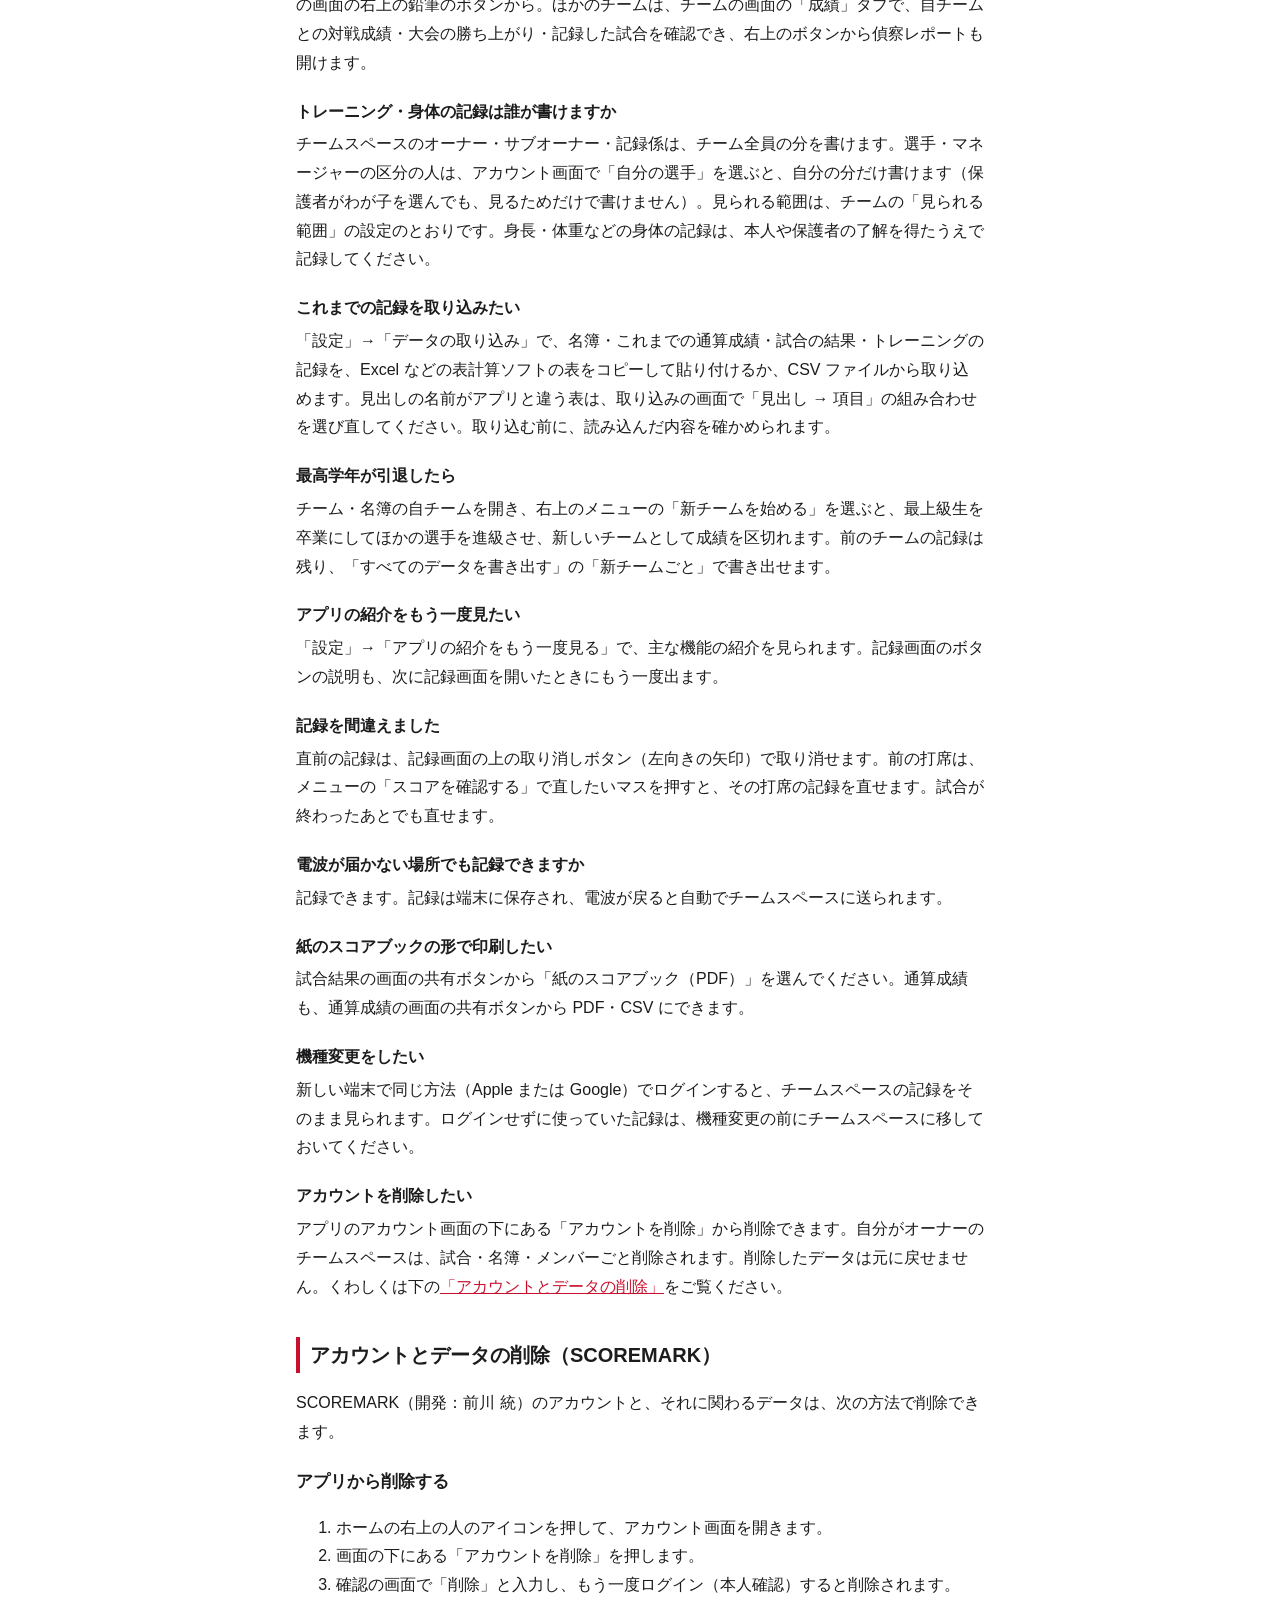
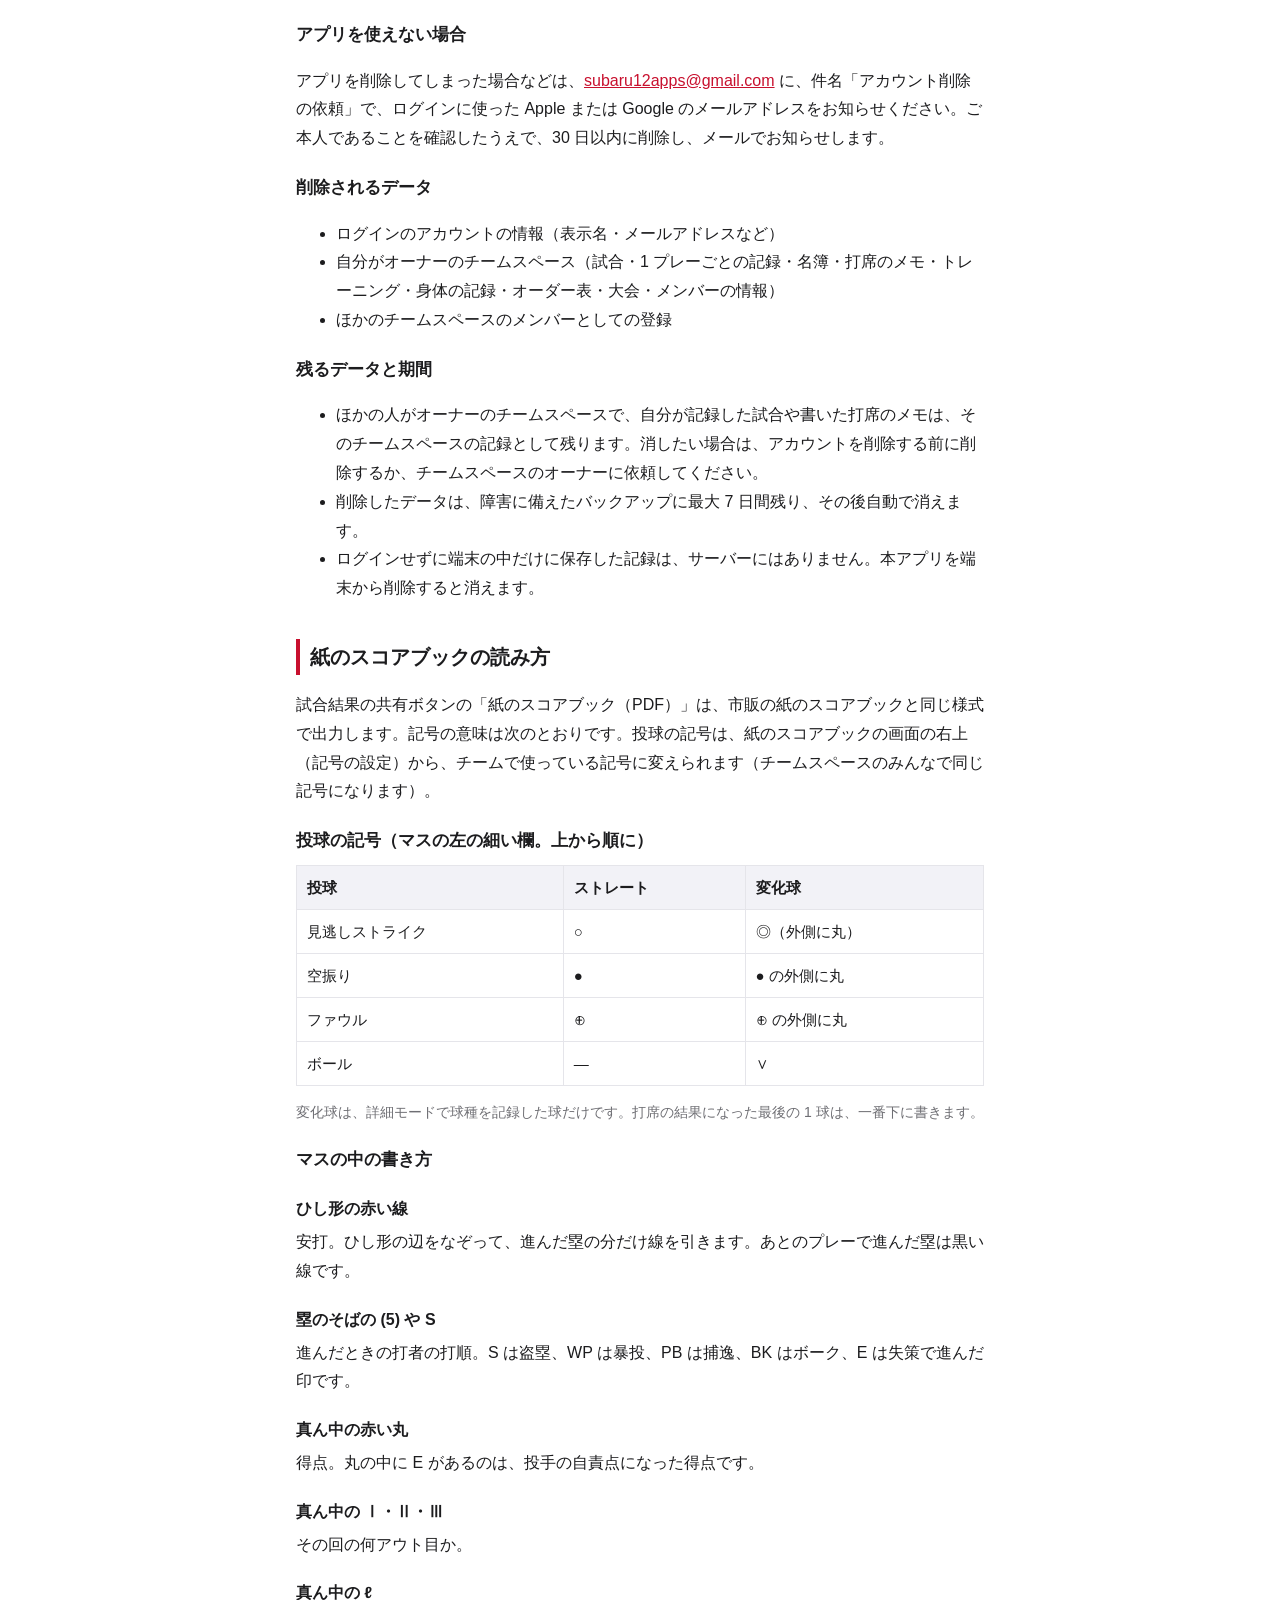
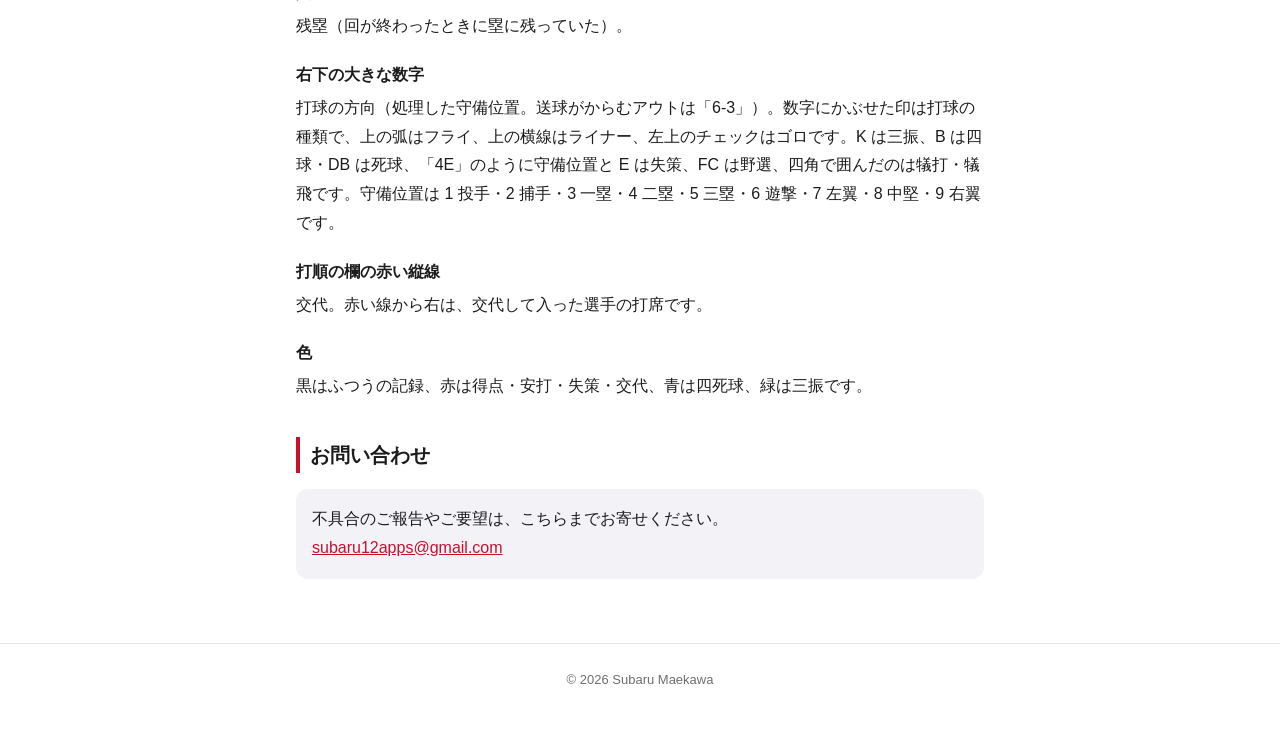
<file: support.html>
<!doctype html>
<html lang="ja">
<head>
  <meta charset="utf-8">
  <meta name="viewport" content="width=device-width, initial-scale=1">
  <title>サポート | SCOREMARK</title>
  <meta name="theme-color" content="#C8102E">
  <link rel="icon" href="icon.png">
  <link rel="stylesheet" href="style.css">
</head>
<body>
  <header class="hero small">
    <img src="icon.png" alt="SCOREMARK のアイコン">
    <h1>サポート</h1>
  </header>

  <nav>
    <a href="./">トップ</a>
    <a href="support.html" aria-current="page">サポート</a>
    <a href="privacy.html">プライバシーポリシー</a>
    <a href="terms.html">利用規約</a>
  </nav>

  <main>
    <h2>よくある質問</h2>
    <dl class="faq">
      <dt>ログインしないと使えませんか</dt>
      <dd>ログインしなくても、その端末の中だけで記録できます。チームで記録を共有するときは、Apple または Google でログインし、チームスペースを作るか、招待コードでチームスペースに参加してください。端末の中だけにある記録は、あとからチームスペースに移せます。</dd>

      <dt>チームのメンバーに記録を見てもらうには</dt>
      <dd>チームスペースのオーナー（またはサブオーナー）が、アカウント画面のチームスペースの欄から、参加の区分（選手・マネージャー／保護者・関係者／指導者・スタッフ）ごとに招待コードを作り、それぞれの人に伝えてください。コードは作ってから 7 日で使えなくなります（チームの外に広まらないように）。メンバーは招待コードを入れると、その区分の「閲覧のみ」で参加します。指導者・スタッフのコードで入った人は、オーナーが承認するまで保護者・関係者として扱います。記録係にするには、オーナーかサブオーナーがメンバーの役割を変えてください。</dd>

      <dt>参加の区分で、見られる範囲はどう変わりますか</dt>
      <dd>試合の記録・結果・大会・通算成績は、メンバー全員が見られます。トレーニング・身体の記録は、オーナーと指導者・スタッフが「見られる範囲」（アカウント画面）で、選手・マネージャーと保護者・関係者のそれぞれに「全員分・本人（わが子）の分・見せない」を決められます。初めは、選手・マネージャーは全員分、保護者・関係者はわが子のトレーニングの記録だけです。選手のメモは指導者・スタッフと選手だけ、オーダー表は保護者・関係者には出しません。保護者・関係者の画面では、相手チームの選手の成績は名前と守備位置だけになります。保護者は、アカウント画面で「わが子」を選ぶと、わが子の記録を見られます。</dd>

      <dt>以前から参加しているメンバーの区分は</dt>
      <dd>区分ができる前（1.1 まで）に「閲覧のみ」で参加した人は、保護者・関係者になります。選手の人は、一度チームスペースを抜けて、選手・マネージャーのコードで入り直してください（記録は消えません。入り直したら「自分の選手」をもう一度選んでください）。オーナーがメンバーの区分を変えることもできます。記録係は指導者・スタッフになります。</dd>

      <dt>サブオーナーとは</dt>
      <dd>オーナーの作業の一部を代わりに行える役割です。オーナーが、メンバーを押して「サブオーナー」にします（何人でも）。サブオーナーは、記録係の登録（記録係・閲覧のみの切り替え）と招待コードの発行ができ、試合の記録もできます。監督が不在の日でも、その日に記録する人をサブオーナーが記録係にできます。承認・区分の変更・メンバーを外す・チームスペースの削除はオーナーだけです。</dd>

      <dt>オーナーを替えたい・オーナーに連絡がつかない</dt>
      <dd>オーナーは、アカウント画面の下の「オーナーを譲る」から、指導者・スタッフのメンバーにオーナーを譲れます（チームスペース名の入力と、もう一度のログインが要ります）。オーナーがアカウントに入れなくなったときなどは、サブオーナーが「オーナーを引き継ぐ」を申し出られます。申し出から 14 日のあいだにオーナーが取り消さなければ、サブオーナーがオーナーになります。急ぐときは、オーナー本人からお問い合わせ先にご連絡ください。確認のうえ、14 日を待たずにサブオーナーをオーナーにします。</dd>

      <dt>記録する人が試合ごとに替わります</dt>
      <dd>記録する可能性のある人を、あらかじめ記録係（またはサブオーナー）にしておけば、その日の担当が自分のスマホで記録を始められます。試合の途中で端末の電池が切れたときなども、ほかの記録係が記録中の試合を開いて「この端末で記録する」を選べば、続きから記録できます。本番の前に操作に慣れておきたいときは、「設定」の「記録を練習する」で、練習チーム同士の試合を記録できます（練習の記録は保存されません）。</dd>

      <dt>記録は何台の端末でできますか</dt>
      <dd>記録が食い違わないよう、1 つの試合を記録できるのは 1 台の端末だけです。ほかの端末で続けるときは、その端末で試合を開き「この端末で記録する」を選ぶと引き継げます。閲覧はメンバー全員がいつでもできます。</dd>

      <dt>ほかのチームに記録を見られませんか</dt>
      <dd>チームスペースの記録（試合・名簿・打席のメモなど）を見たり書いたりできるのは、そのチームスペースのメンバーだけです。サーバー側の決まり（Firebase のセキュリティルール）で、メンバーでない人からの読み込み・書き込みはすべて断っています。ほかのチームスペースのメンバーや、ログインしていない人からは見られません。メンバーになるには、オーナーが発行した招待コードが必要です。招待コードはチームの外に広めないでください。オーナーは招待コードを作り直して古いコードを使えなくしたり、メンバーをチームスペースから外したりできます。通信はすべて暗号化（HTTPS）され、保存されたデータも暗号化されています。</dd>

      <dt>記録が消えたり壊れたりしませんか</dt>
      <dd>記録は 1 プレーごとに自動で保存され、端末の中と、Google の Cloud Firestore（アメリカの複数の拠点に複製して保存するサーバー）の両方に残ります。記録係は 1 台の端末だけなので、ほかの端末の書き込みで記録が食い違うこともありません。ただし、オーナーや記録係が削除した試合、オーナーが削除したチームスペースやアカウントは元に戻せません。念のため、次の「データを手元にも保管する」の方法で、定期的に書き出して保管してください。</dd>

      <dt id="backup">データを手元にも保管する（おすすめ）</dt>
      <dd>端末の故障・紛失や機種変更、アカウントの削除、通信やサービスの障害などで、記録が失われる可能性はゼロではありません。大切な記録を守るため、<strong>アプリとは別の場所にも保管しておくことをおすすめします</strong>。
        <ul>
          <li>アプリの「設定」（ホームの右上の歯車）→「すべてのデータを書き出す」で、名簿・試合・試合ごとの成績・通算成績・トレーニングの記録・オーダー表を、1 つの ZIP ファイルにまとめて書き出せます。</li>
          <li>「年度ごと」「新チームごと」「期間を指定」から区切り方を選べます。年度の始まり（新シーズンの始まり）は、チーム・名簿の自チームの編集でチームごとに決められます（初めは 4 月 1 日）。</li>
          <li>新シーズンが始まるときや新チームを始めたときには、アプリが書き出しをおすすめします。区切りのよいときに書き出し、パソコン・USB メモリ・クラウドのフォルダなどに分けて保存してください。</li>
          <li>ZIP の中は、Excel などの表計算ソフトで開ける CSV と、1 球ごとの記録まで全部入った JSON です。名簿・試合の結果・トレーニングの記録の CSV は、アプリの「設定」→「データの取り込み」で読み戻せます。</li>
          <li>ログインせずに使っている場合、記録はその端末の中にだけあり、アプリを削除すると消えます。特にこまめに書き出してください。</li>
        </ul>
      </dd>

      <dt>大会の勝ち上がりを記録したい</dt>

      <dd>ホームの「通算成績」→「大会」→「＋ 大会を登録」で、大会の名前と組み合わせ（トーナメント表）を入れます。試合を始めるときに大会と対戦を選ぶと、記録した試合の結果から勝ち上がりが自動で書き込まれます。記録していない試合も、トーナメント表の試合を押せば結果だけ入れられます。大会ごとの成績は、大会の画面の「この大会の成績」で見られます。</dd>

      

      <dt>選手ごとの成績を見たい</dt>

      <dd>ホームの「チーム・名簿」でチームを開き、選手の名前を押すと、打撃・投球の成績、打球の方向、トレーニング・身体の記録をまとめて見られます。選手の名前や背番号を直すときは、選手の画面の右上の鉛筆のボタンから。ほかのチームは、チームの画面の「成績」タブで、自チームとの対戦成績・大会の勝ち上がり・記録した試合を確認でき、右上のボタンから偵察レポートも開けます。</dd>

      

      <dt>トレーニング・身体の記録は誰が書けますか</dt>

      <dd>チームスペースのオーナー・サブオーナー・記録係は、チーム全員の分を書けます。選手・マネージャーの区分の人は、アカウント画面で「自分の選手」を選ぶと、自分の分だけ書けます（保護者がわが子を選んでも、見るためだけで書けません）。見られる範囲は、チームの「見られる範囲」の設定のとおりです。身長・体重などの身体の記録は、本人や保護者の了解を得たうえで記録してください。</dd>

      

      <dt>これまでの記録を取り込みたい</dt>

      <dd>「設定」→「データの取り込み」で、名簿・これまでの通算成績・試合の結果・トレーニングの記録を、Excel などの表計算ソフトの表をコピーして貼り付けるか、CSV ファイルから取り込めます。見出しの名前がアプリと違う表は、取り込みの画面で「見出し → 項目」の組み合わせを選び直してください。取り込む前に、読み込んだ内容を確かめられます。</dd>

      

      <dt>最高学年が引退したら</dt>

      <dd>チーム・名簿の自チームを開き、右上のメニューの「新チームを始める」を選ぶと、最上級生を卒業にしてほかの選手を進級させ、新しいチームとして成績を区切れます。前のチームの記録は残り、「すべてのデータを書き出す」の「新チームごと」で書き出せます。</dd>

      

      <dt>アプリの紹介をもう一度見たい</dt>

      <dd>「設定」→「アプリの紹介をもう一度見る」で、主な機能の紹介を見られます。記録画面のボタンの説明も、次に記録画面を開いたときにもう一度出ます。</dd>

      <dt>記録を間違えました</dt>
      <dd>直前の記録は、記録画面の上の取り消しボタン（左向きの矢印）で取り消せます。前の打席は、メニューの「スコアを確認する」で直したいマスを押すと、その打席の記録を直せます。試合が終わったあとでも直せます。</dd>

      <dt>電波が届かない場所でも記録できますか</dt>
      <dd>記録できます。記録は端末に保存され、電波が戻ると自動でチームスペースに送られます。</dd>

      <dt>紙のスコアブックの形で印刷したい</dt>
      <dd>試合結果の画面の共有ボタンから「紙のスコアブック（PDF）」を選んでください。通算成績も、通算成績の画面の共有ボタンから PDF・CSV にできます。</dd>

      <dt>機種変更をしたい</dt>
      <dd>新しい端末で同じ方法（Apple または Google）でログインすると、チームスペースの記録をそのまま見られます。ログインせずに使っていた記録は、機種変更の前にチームスペースに移しておいてください。</dd>

      <dt>アカウントを削除したい</dt>
      <dd>アプリのアカウント画面の下にある「アカウントを削除」から削除できます。自分がオーナーのチームスペースは、試合・名簿・メンバーごと削除されます。削除したデータは元に戻せません。くわしくは下の<a href="#delete-account">「アカウントとデータの削除」</a>をご覧ください。</dd>
    </dl>

    <h2 id="delete-account">アカウントとデータの削除（SCOREMARK）</h2>
    <p>SCOREMARK（開発：前川 統）のアカウントと、それに関わるデータは、次の方法で削除できます。</p>
    <h3>アプリから削除する</h3>
    <ol>
      <li>ホームの右上の人のアイコンを押して、アカウント画面を開きます。</li>
      <li>画面の下にある「アカウントを削除」を押します。</li>
      <li>確認の画面で「削除」と入力し、もう一度ログイン（本人確認）すると削除されます。</li>
    </ol>
    <h3>アプリを使えない場合</h3>
    <p>アプリを削除してしまった場合などは、<a href="mailto:subaru12apps@gmail.com">subaru12apps@gmail.com</a> に、件名「アカウント削除の依頼」で、ログインに使った Apple または Google のメールアドレスをお知らせください。ご本人であることを確認したうえで、30 日以内に削除し、メールでお知らせします。</p>
    <h3>削除されるデータ</h3>
    <ul>
      <li>ログインのアカウントの情報（表示名・メールアドレスなど）</li>
      <li>自分がオーナーのチームスペース（試合・1 プレーごとの記録・名簿・打席のメモ・トレーニング・身体の記録・オーダー表・大会・メンバーの情報）</li>
      <li>ほかのチームスペースのメンバーとしての登録</li>
    </ul>
    <h3>残るデータと期間</h3>
    <ul>
      <li>ほかの人がオーナーのチームスペースで、自分が記録した試合や書いた打席のメモは、そのチームスペースの記録として残ります。消したい場合は、アカウントを削除する前に削除するか、チームスペースのオーナーに依頼してください。</li>
      <li>削除したデータは、障害に備えたバックアップに最大 7 日間残り、その後自動で消えます。</li>
      <li>ログインせずに端末の中だけに保存した記録は、サーバーにはありません。本アプリを端末から削除すると消えます。</li>
    </ul>

    <h2 id="scorebook">紙のスコアブックの読み方</h2>
    <p>試合結果の共有ボタンの「紙のスコアブック（PDF）」は、市販の紙のスコアブックと同じ様式で出力します。記号の意味は次のとおりです。投球の記号は、紙のスコアブックの画面の右上（記号の設定）から、チームで使っている記号に変えられます（チームスペースのみんなで同じ記号になります）。</p>

    <h3>投球の記号（マスの左の細い欄。上から順に）</h3>
    <table>
      <tr><th>投球</th><th>ストレート</th><th>変化球</th></tr>
      <tr><td>見逃しストライク</td><td>○</td><td>◎（外側に丸）</td></tr>
      <tr><td>空振り</td><td>●</td><td>● の外側に丸</td></tr>
      <tr><td>ファウル</td><td>⊕</td><td>⊕ の外側に丸</td></tr>
      <tr><td>ボール</td><td>―</td><td>∨</td></tr>
    </table>
    <p class="sub">変化球は、詳細モードで球種を記録した球だけです。打席の結果になった最後の 1 球は、一番下に書きます。</p>

    <h3>マスの中の書き方</h3>
    <dl class="faq">
      <dt>ひし形の赤い線</dt><dd>安打。ひし形の辺をなぞって、進んだ塁の分だけ線を引きます。あとのプレーで進んだ塁は黒い線です。</dd>
      <dt>塁のそばの (5) や S</dt><dd>進んだときの打者の打順。S は盗塁、WP は暴投、PB は捕逸、BK はボーク、E は失策で進んだ印です。</dd>
      <dt>真ん中の赤い丸</dt><dd>得点。丸の中に E があるのは、投手の自責点になった得点です。</dd>
      <dt>真ん中の Ⅰ・Ⅱ・Ⅲ</dt><dd>その回の何アウト目か。</dd>
      <dt>真ん中の ℓ</dt><dd>残塁（回が終わったときに塁に残っていた）。</dd>
      <dt>右下の大きな数字</dt><dd>打球の方向（処理した守備位置。送球がからむアウトは「6-3」）。数字にかぶせた印は打球の種類で、上の弧はフライ、上の横線はライナー、左上のチェックはゴロです。K は三振、B は四球・DB は死球、「4E」のように守備位置と E は失策、FC は野選、四角で囲んだのは犠打・犠飛です。守備位置は 1 投手・2 捕手・3 一塁・4 二塁・5 三塁・6 遊撃・7 左翼・8 中堅・9 右翼です。</dd>
      <dt>打順の欄の赤い縦線</dt><dd>交代。赤い線から右は、交代して入った選手の打席です。</dd>
      <dt>色</dt><dd>黒はふつうの記録、赤は得点・安打・失策・交代、青は四死球、緑は三振です。</dd>
    </dl>

    <h2>お問い合わせ</h2>
    <p class="contact">不具合のご報告やご要望は、こちらまでお寄せください。<br><a href="mailto:subaru12apps@gmail.com">subaru12apps@gmail.com</a></p>
  </main>

  <footer>
    &copy; 2026 Subaru Maekawa
  </footer>
</body>
</html>
</file>
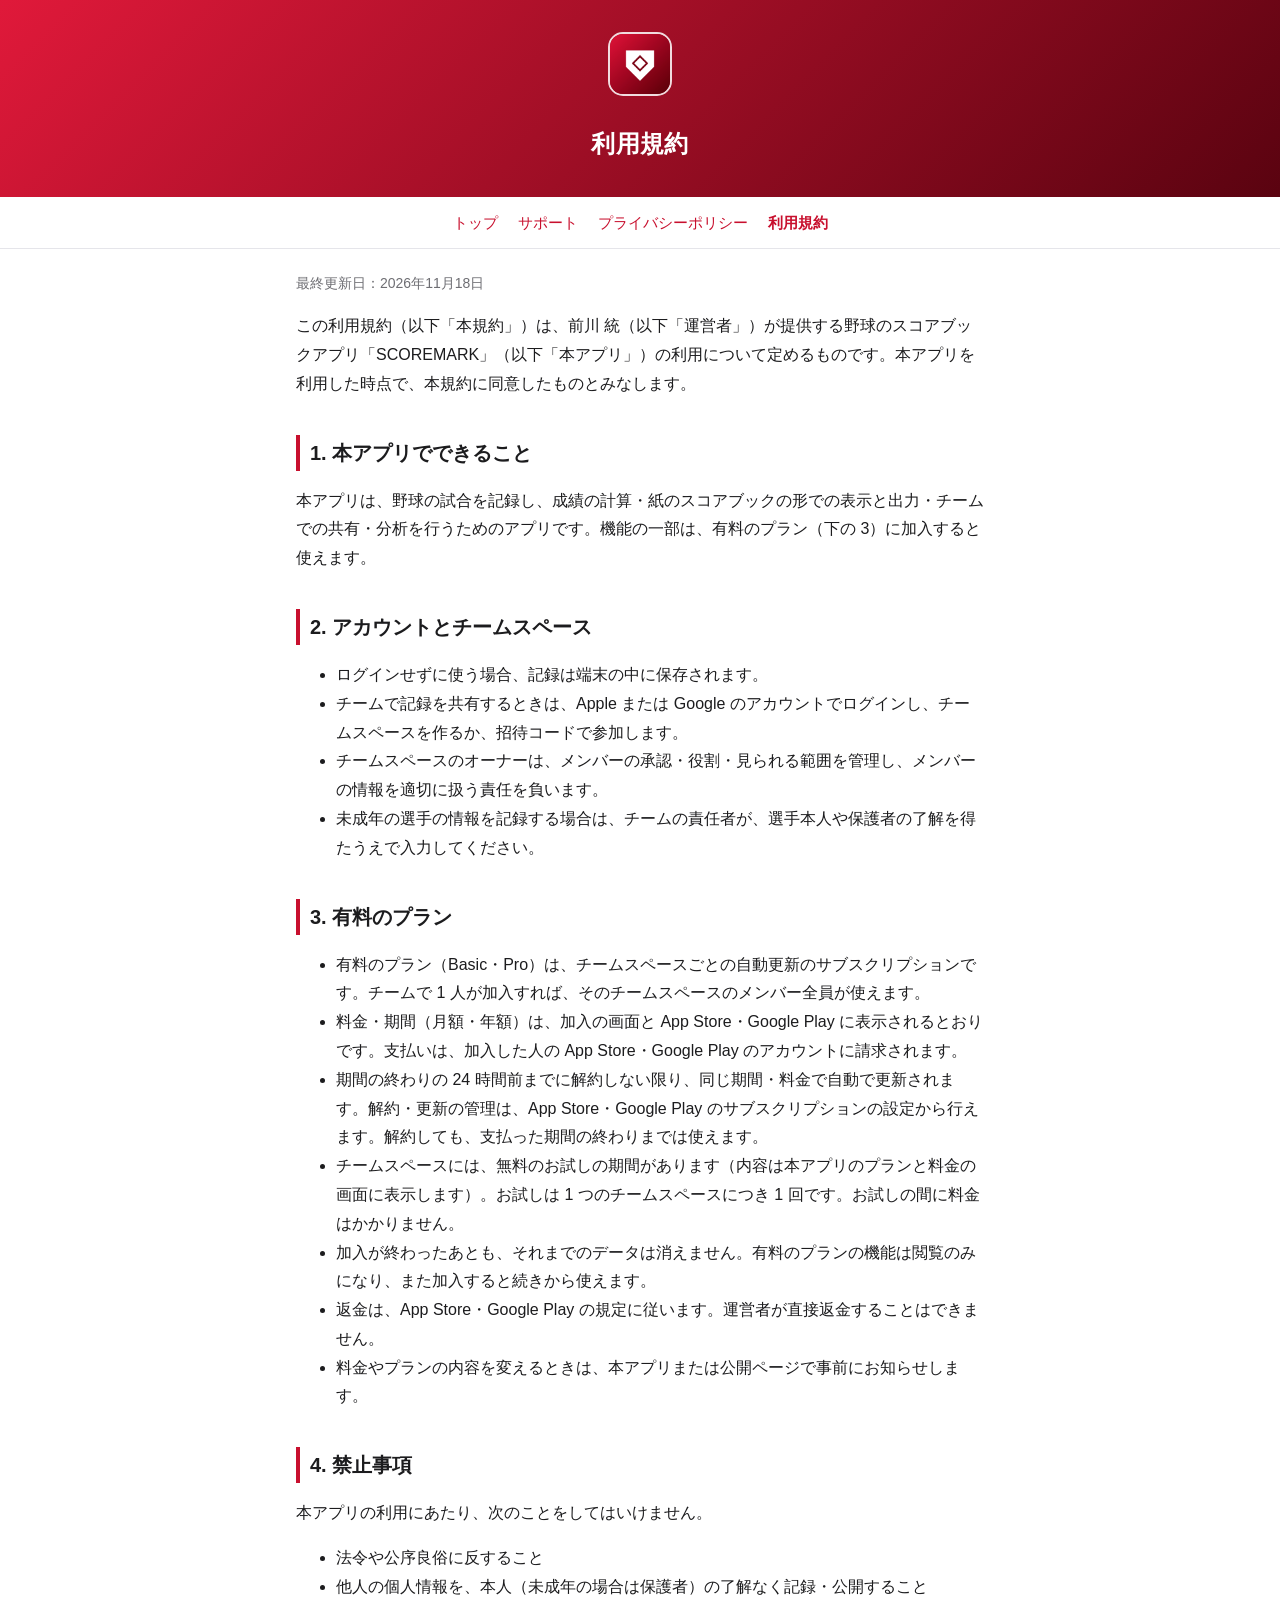
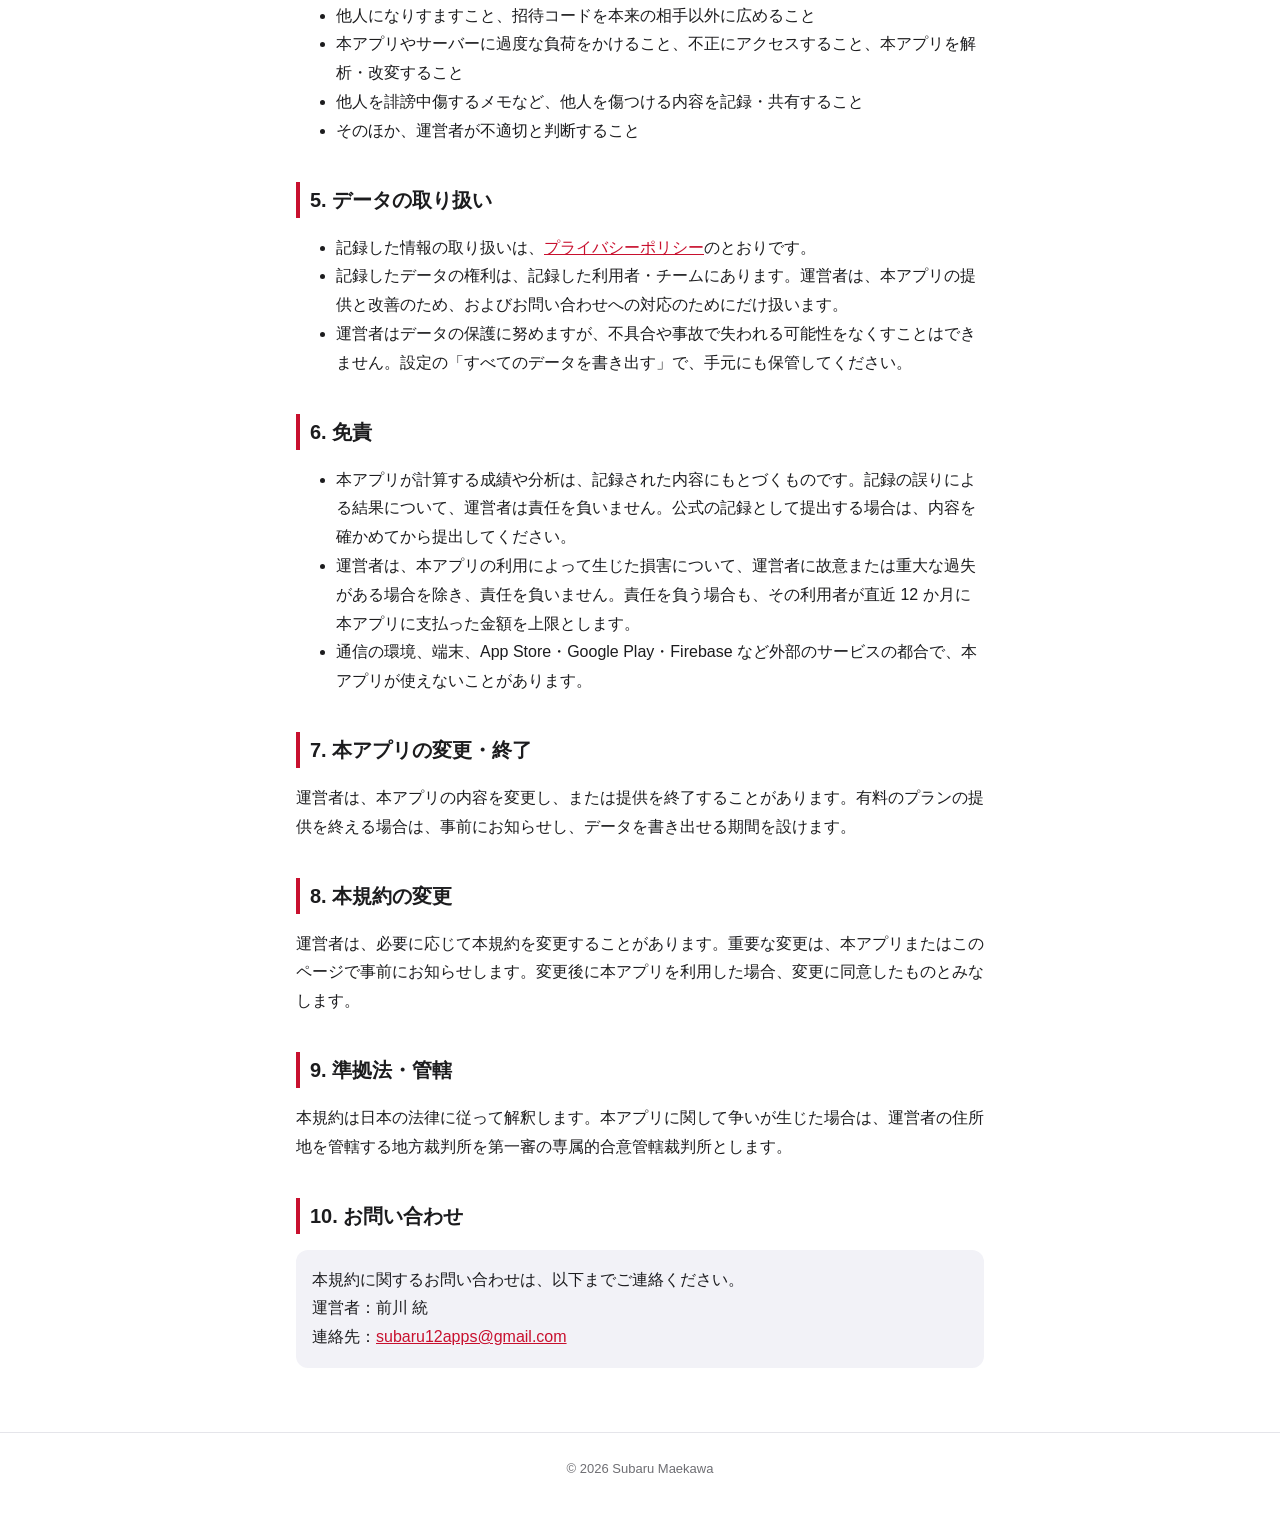
<file: terms.html>
<!doctype html>
<html lang="ja">
<head>
  <meta charset="utf-8">
  <meta name="viewport" content="width=device-width, initial-scale=1">
  <title>利用規約 | SCOREMARK</title>
  <meta name="theme-color" content="#C8102E">
  <link rel="icon" href="icon.png">
  <link rel="stylesheet" href="style.css">
</head>
<body>
  <header class="hero small">
    <img src="icon.png" alt="SCOREMARK のアイコン">
    <h1>利用規約</h1>
  </header>

  <nav>
    <a href="./">トップ</a>
    <a href="support.html">サポート</a>
    <a href="privacy.html">プライバシーポリシー</a>
    <a href="terms.html" aria-current="page">利用規約</a>
  </nav>

  <main>
    <p class="sub">最終更新日：2026年11月18日</p>

    <p>この利用規約（以下「本規約」）は、前川 統（以下「運営者」）が提供する野球のスコアブックアプリ「SCOREMARK」（以下「本アプリ」）の利用について定めるものです。本アプリを利用した時点で、本規約に同意したものとみなします。</p>

    <h2>1. 本アプリでできること</h2>
    <p>本アプリは、野球の試合を記録し、成績の計算・紙のスコアブックの形での表示と出力・チームでの共有・分析を行うためのアプリです。機能の一部は、有料のプラン（下の 3）に加入すると使えます。</p>

    <h2>2. アカウントとチームスペース</h2>
    <ul>
      <li>ログインせずに使う場合、記録は端末の中に保存されます。</li>
      <li>チームで記録を共有するときは、Apple または Google のアカウントでログインし、チームスペースを作るか、招待コードで参加します。</li>
      <li>チームスペースのオーナーは、メンバーの承認・役割・見られる範囲を管理し、メンバーの情報を適切に扱う責任を負います。</li>
      <li>未成年の選手の情報を記録する場合は、チームの責任者が、選手本人や保護者の了解を得たうえで入力してください。</li>
    </ul>

    <h2>3. 有料のプラン</h2>
    <ul>
      <li>有料のプラン（Basic・Pro）は、チームスペースごとの自動更新のサブスクリプションです。チームで 1 人が加入すれば、そのチームスペースのメンバー全員が使えます。</li>
      <li>料金・期間（月額・年額）は、加入の画面と App Store・Google Play に表示されるとおりです。支払いは、加入した人の App Store・Google Play のアカウントに請求されます。</li>
      <li>期間の終わりの 24 時間前までに解約しない限り、同じ期間・料金で自動で更新されます。解約・更新の管理は、App Store・Google Play のサブスクリプションの設定から行えます。解約しても、支払った期間の終わりまでは使えます。</li>
      <li>チームスペースには、無料のお試しの期間があります（内容は本アプリのプランと料金の画面に表示します）。お試しは 1 つのチームスペースにつき 1 回です。お試しの間に料金はかかりません。</li>
      <li>加入が終わったあとも、それまでのデータは消えません。有料のプランの機能は閲覧のみになり、また加入すると続きから使えます。</li>
      <li>返金は、App Store・Google Play の規定に従います。運営者が直接返金することはできません。</li>
      <li>料金やプランの内容を変えるときは、本アプリまたは公開ページで事前にお知らせします。</li>
    </ul>

    <h2>4. 禁止事項</h2>
    <p>本アプリの利用にあたり、次のことをしてはいけません。</p>
    <ul>
      <li>法令や公序良俗に反すること</li>
      <li>他人の個人情報を、本人（未成年の場合は保護者）の了解なく記録・公開すること</li>
      <li>他人になりすますこと、招待コードを本来の相手以外に広めること</li>
      <li>本アプリやサーバーに過度な負荷をかけること、不正にアクセスすること、本アプリを解析・改変すること</li>
      <li>他人を誹謗中傷するメモなど、他人を傷つける内容を記録・共有すること</li>
      <li>そのほか、運営者が不適切と判断すること</li>
    </ul>

    <h2>5. データの取り扱い</h2>
    <ul>
      <li>記録した情報の取り扱いは、<a href="privacy.html">プライバシーポリシー</a>のとおりです。</li>
      <li>記録したデータの権利は、記録した利用者・チームにあります。運営者は、本アプリの提供と改善のため、およびお問い合わせへの対応のためにだけ扱います。</li>
      <li>運営者はデータの保護に努めますが、不具合や事故で失われる可能性をなくすことはできません。設定の「すべてのデータを書き出す」で、手元にも保管してください。</li>
    </ul>

    <h2>6. 免責</h2>
    <ul>
      <li>本アプリが計算する成績や分析は、記録された内容にもとづくものです。記録の誤りによる結果について、運営者は責任を負いません。公式の記録として提出する場合は、内容を確かめてから提出してください。</li>
      <li>運営者は、本アプリの利用によって生じた損害について、運営者に故意または重大な過失がある場合を除き、責任を負いません。責任を負う場合も、その利用者が直近 12 か月に本アプリに支払った金額を上限とします。</li>
      <li>通信の環境、端末、App Store・Google Play・Firebase など外部のサービスの都合で、本アプリが使えないことがあります。</li>
    </ul>

    <h2>7. 本アプリの変更・終了</h2>
    <p>運営者は、本アプリの内容を変更し、または提供を終了することがあります。有料のプランの提供を終える場合は、事前にお知らせし、データを書き出せる期間を設けます。</p>

    <h2>8. 本規約の変更</h2>
    <p>運営者は、必要に応じて本規約を変更することがあります。重要な変更は、本アプリまたはこのページで事前にお知らせします。変更後に本アプリを利用した場合、変更に同意したものとみなします。</p>

    <h2>9. 準拠法・管轄</h2>
    <p>本規約は日本の法律に従って解釈します。本アプリに関して争いが生じた場合は、運営者の住所地を管轄する地方裁判所を第一審の専属的合意管轄裁判所とします。</p>

    <h2>10. お問い合わせ</h2>
    <p class="contact">本規約に関するお問い合わせは、以下までご連絡ください。<br>運営者：前川 統<br>連絡先：<a href="mailto:subaru12apps@gmail.com">subaru12apps@gmail.com</a></p>
  </main>

  <footer>
    &copy; 2026 Subaru Maekawa
  </footer>
</body>
</html>
</file>
<file: style.css>
/* SCOREMARK 公開ページ共通スタイル
   外部フォント・外部スクリプトは読み込まない（プライバシーポリシーとの整合のため） */

:root {
  --red: #C8102E;
  --red-text: #C8102E;
  --bg: #FFFFFF;
  --text: #1C1C1E;
  --sub: #6E6E73;
  --line: #E5E5EA;
  --card: #F2F2F7;
}

@media (prefers-color-scheme: dark) {
  :root {
    --red-text: #FF4060;
    --bg: #000000;
    --text: #F2F2F7;
    --sub: #A1A1A6;
    --line: #38383A;
    --card: #1C1C1E;
  }
}

* { box-sizing: border-box; }

html { -webkit-text-size-adjust: 100%; }

body {
  margin: 0;
  background: var(--bg);
  color: var(--text);
  font-family: -apple-system, BlinkMacSystemFont, "Hiragino Sans", "Hiragino Kaku Gothic ProN", "Noto Sans JP", "Yu Gothic", sans-serif;
  line-height: 1.8;
  font-size: 16px;
}

a { color: var(--red-text); }

/* 上部：アイコンと同じ赤のグラデーション（印象を残す場所なので広い面を赤に） */
.hero {
  background: linear-gradient(135deg, #E0193A, #5A0310);
  color: #FFFFFF;
  padding: 56px 16px 48px;
  text-align: center;
}
.hero img {
  width: 96px;
  height: 96px;
  border-radius: 22px;
  border: 2px solid rgba(255, 255, 255, 0.85);
}
.hero h1 {
  margin: 16px 0 4px;
  font-size: 32px;
  letter-spacing: 0.06em;
}
.hero p {
  margin: 0;
  font-size: 17px;
  font-weight: 600;
}
.hero.small { padding: 32px 16px 28px; }
.hero.small img { width: 64px; height: 64px; border-radius: 15px; }
.hero.small h1 { font-size: 24px; letter-spacing: 0.02em; }

nav {
  display: flex;
  justify-content: center;
  gap: 20px;
  padding: 12px 16px;
  border-bottom: 1px solid var(--line);
  font-size: 15px;
}
nav a { text-decoration: none; }
nav a[aria-current="page"] { font-weight: 700; }

main {
  max-width: 720px;
  margin: 0 auto;
  padding: 8px 16px 48px;
}

h2 {
  margin: 36px 0 8px;
  font-size: 20px;
  border-left: 4px solid var(--red);
  padding-left: 10px;
}
h3 { margin: 20px 0 4px; font-size: 17px; }

.lead { font-size: 17px; }
.sub { color: var(--sub); font-size: 14px; }

.features { list-style: none; padding: 0; margin: 16px 0; display: grid; gap: 10px; }
.features li {
  background: var(--card);
  border-radius: 12px;
  padding: 12px 16px;
}
.features b { display: block; }

.faq dt { font-weight: 700; margin-top: 20px; }
.faq dd { margin: 4px 0 0; }

table { border-collapse: collapse; width: 100%; font-size: 15px; margin: 8px 0; }
th, td { border: 1px solid var(--line); padding: 8px 10px; text-align: left; vertical-align: top; }
th { background: var(--card); white-space: nowrap; }

.contact {
  background: var(--card);
  border-radius: 12px;
  padding: 16px;
}

footer {
  text-align: center;
  color: var(--sub);
  font-size: 13px;
  padding: 24px 16px 40px;
  border-top: 1px solid var(--line);
}

/* ---- トップページ ---- */

/* 上部：アプリと同じ黒の地に、赤を差す（アプリの画面写真がなじむように） */
/* 赤の地は文字と対応端末の印まで。端末の写真はページの地に置き、下の紙のスコアブックの赤い帯と続かないようにする */
.top-hero { text-align: center; padding: 0 16px 56px; }
.top-hero-band {
  background: linear-gradient(135deg, #E0193A 0%, #8E0A22 55%, #4A020D 100%);
  color: #FFFFFF;
  margin: 0 -16px;
  padding: 56px 16px 56px;
}
.top-hero-text { max-width: 760px; margin: 0 auto; }
.top-icon {
  width: 80px;
  height: 80px;
  border-radius: 18px;
  border: 2px solid rgba(255, 255, 255, 0.85);
}
.wordmark {
  margin: 16px 0 0;
  font-size: 46px;
  font-weight: 800;
  letter-spacing: 0.08em;
  line-height: 1.1;
}
.tagline {
  margin: 6px 0 0;
  font-size: 16px;
  font-weight: 600;
  letter-spacing: 0.2em;
  opacity: 0.9;
}
.top-lead span { display: inline-block; } /* 言葉の途中で折り返さない */
.top-lead {
  margin: 24px auto 0;
  max-width: 30em;
  font-size: 17px;
  line-height: 1.9;
}
.devices-badge {
  list-style: none;
  margin: 20px 0 0;
  padding: 0;
  display: flex;
  flex-wrap: wrap;
  justify-content: center;
  gap: 8px;
  font-size: 13px;
}
.devices-badge li {
  padding: 4px 14px;
  border: 1px solid rgba(255, 255, 255, 0.6);
  border-radius: 999px;
}
.devices-badge li.on { background: #FFFFFF; border-color: #FFFFFF; color: #C8102E; font-weight: 700; }

/* 横向き（iPad・詳細モード）と縦向き（iPhone・簡易モード）を、重ねずに並べる */
.hero-devices {
  max-width: 940px;
  margin: 48px auto 0;
  display: flex;
  justify-content: center;
  align-items: flex-end;
  gap: 5%;
}
.hero-devices .land {
  display: block;
  width: 70%;
  height: auto;
  border-radius: 16px;
  border: 5px solid #1C1C1E;
  background: #000000;
}
.hero-devices .phone {
  width: 21%;
  max-width: none;
  margin: 0;
  border-width: 4px;
  border-radius: 18px;
}
@media (min-width: 760px) {
  .top-hero { padding: 0 24px 88px; }
  .top-hero-band { margin: 0 -24px; padding: 80px 24px 72px; }
  .wordmark { font-size: 60px; }
  .hero-devices .land { border-radius: 28px; border-width: 10px; }
  .hero-devices .phone { border-radius: 30px; border-width: 7px; }
}

/* 紙のスコアブック：一番の売りなので、赤の帯を広く使い、白い紙を大きく見せる */
.paper-band {
  background: #C8102E;
  color: #FFFFFF;
  margin: 0;
  padding: 72px 16px 80px;
}
.paper-inner { max-width: 1040px; margin: 0 auto; }
.paper-band .eyebrow { color: #FFFFFF; opacity: 1; }
.paper-band .section-title { font-size: 32px; margin-bottom: 12px; }
.section-title span { display: inline-block; }
.paper-lead { max-width: 40em; margin: 0 0 32px; font-size: 17px; }
.paper-sheet {
  margin: 0;
  background: #FFFFFF;
  border-radius: 12px;
  padding: 12px;
}
.paper-sheet img { display: block; width: 100%; height: auto; }
.paper-sheet figcaption { margin-top: 8px; color: #6E6E73; font-size: 13px; text-align: center; }
.paper-points {
  list-style: none;
  margin: 32px 0 0;
  padding: 0;
  display: grid;
  grid-template-columns: 1fr;
  gap: 24px;
}
.paper-points li { border-top: 2px solid #FFFFFF; padding-top: 12px; }
.paper-points h3 { margin: 0 0 6px; font-size: 19px; }
.paper-points p { margin: 0; }
.paper-more { margin: 32px 0 0; font-weight: 700; }
.paper-more a { color: #FFFFFF; }
@media (min-width: 760px) {
  .paper-band { padding: 96px 24px 104px; }
  .paper-band .section-title { font-size: 40px; }
  .paper-sheet { padding: 20px; }
  .paper-points { grid-template-columns: repeat(3, 1fr); gap: 32px; }
}

/* 画面の写真：端末の枠のように角を丸め、細い枠で囲む */
.phone {
  display: block;
  width: 100%;
  max-width: 260px;
  height: auto;
  margin: 0 auto;
  border-radius: 28px;
  border: 6px solid #1C1C1E;
  background: #000000;
}

main.wide { max-width: 1040px; padding-top: 72px; }

section { margin: 0 0 88px; }

.eyebrow {
  margin: 0;
  color: var(--red-text);
  font-size: 13px;
  font-weight: 700;
  letter-spacing: 0.18em;
}
.section-title {
  margin: 4px 0 24px;
  padding: 0;
  border: none;
  font-size: 28px;
  line-height: 1.4;
}

.steps {
  list-style: none;
  padding: 0;
  margin: 0;
  display: grid;
  grid-template-columns: 1fr;
  gap: 48px;
}
.steps li { position: relative; }
.steps .phone { max-width: 220px; }
.step-no {
  display: inline-flex;
  align-items: center;
  justify-content: center;
  width: 32px;
  height: 32px;
  margin-top: 20px;
  border-radius: 50%;
  background: var(--red);
  color: #FFFFFF;
  font-weight: 700;
}
.steps h3 { display: inline-block; margin: 0 0 0 10px; font-size: 20px; vertical-align: middle; }
.steps p { margin: 8px 0 0; }
@media (min-width: 760px) {
  .steps { grid-template-columns: repeat(3, 1fr); gap: 32px; }
}

/* チームの 1 年（大会・トレーニングなど）：スマホでは 1 列、広い画面では 4 列 */
.cards {
  list-style: none;
  padding: 0;
  margin: 0 0 32px;
  display: grid;
  grid-template-columns: 1fr;
  gap: 40px;
}
.cards .phone { max-width: 200px; }
.cards h3 { margin: 16px 0 0; font-size: 18px; }
.cards p { margin: 6px 0 0; color: var(--sub); font-size: 15px; }
@media (min-width: 560px) {
  .cards { grid-template-columns: 1fr 1fr; gap: 40px 24px; }
}
@media (min-width: 960px) {
  .cards { grid-template-columns: repeat(4, 1fr); }
  .cards .phone { max-width: 210px; }
}

.feature {
  display: grid;
  grid-template-columns: 1fr;
  gap: 32px;
  align-items: center;
  background: var(--card);
  border-radius: 24px;
  padding: 40px 24px;
}
.feature .phone { max-width: 240px; }
.tablet {
  display: block;
  width: 100%;
  height: auto;
  border-radius: 20px;
  border: 8px solid #1C1C1E;
  background: #000000;
}
@media (min-width: 760px) {
  .feature { grid-template-columns: 1fr 1.4fr; padding: 48px; }
}
.checks { list-style: none; padding: 0; margin: 16px 0 0; }
.checks li { position: relative; padding-left: 28px; margin: 8px 0; }
.checks li::before {
  content: "";
  position: absolute;
  left: 4px;
  top: 0.55em;
  width: 12px;
  height: 12px;
  background: var(--red);
  transform: rotate(45deg); /* ひし形（ダイヤモンド）の印 */
}

.people {
  display: grid;
  grid-template-columns: 1fr;
  gap: 16px;
}
@media (min-width: 600px) { .people { grid-template-columns: 1fr 1fr; } }
.person {
  border: 1px solid var(--line);
  border-top: 4px solid var(--red);
  border-radius: 0 0 16px 16px;
  padding: 20px;
}
.person h3 { margin: 0 0 6px; font-size: 18px; }
.person p { margin: 0; color: var(--sub); }

.closing { text-align: center; margin-bottom: 40px; }

.device-list {
  list-style: none;
  margin: 0;
  padding: 0;
  display: grid;
  grid-template-columns: 1fr 1fr;
  gap: 12px;
}
@media (min-width: 760px) { .device-list { grid-template-columns: repeat(4, 1fr); } }
.device-list li {
  border: 1px solid var(--line);
  border-radius: 16px;
  padding: 16px 20px;
  color: var(--sub);
}
.device-list b { display: block; font-size: 19px; }
.device-list span { font-size: 14px; }
.device-list li.on { border: 2px solid var(--red); color: var(--text); }
.device-list li.on span { color: var(--red-text); font-weight: 700; }

/* 紙のスコアブックの拡大表示 */
.viewer {
  width: min(96vw, 1400px);
  max-width: none;
  max-height: 92vh;
  padding: 0;
  border: none;
  border-radius: 12px;
  background: #FFFFFF;
  color: #1C1C1E;
  overflow: hidden;
}
.viewer[open] { display: flex; flex-direction: column; }
.viewer::backdrop { background: rgba(0, 0, 0, 0.8); }
.viewer-bar {
  display: flex;
  align-items: center;
  justify-content: space-between;
  padding: 8px 8px 8px 16px;
  border-bottom: 1px solid #E5E5EA;
  font-weight: 700;
}
.viewer-close {
  font: inherit;
  font-size: 15px;
  padding: 8px 18px;
  border: none;
  border-radius: 999px;
  background: #C8102E;
  color: #FFFFFF;
  cursor: pointer;
}
.viewer-body { overflow: auto; padding: 8px; }
.viewer-body img { display: block; width: 100%; min-width: 900px; height: auto; } /* スマホでは横に動かして見る */
@media (min-width: 960px) { .viewer-body img { min-width: 0; } }
</file>
